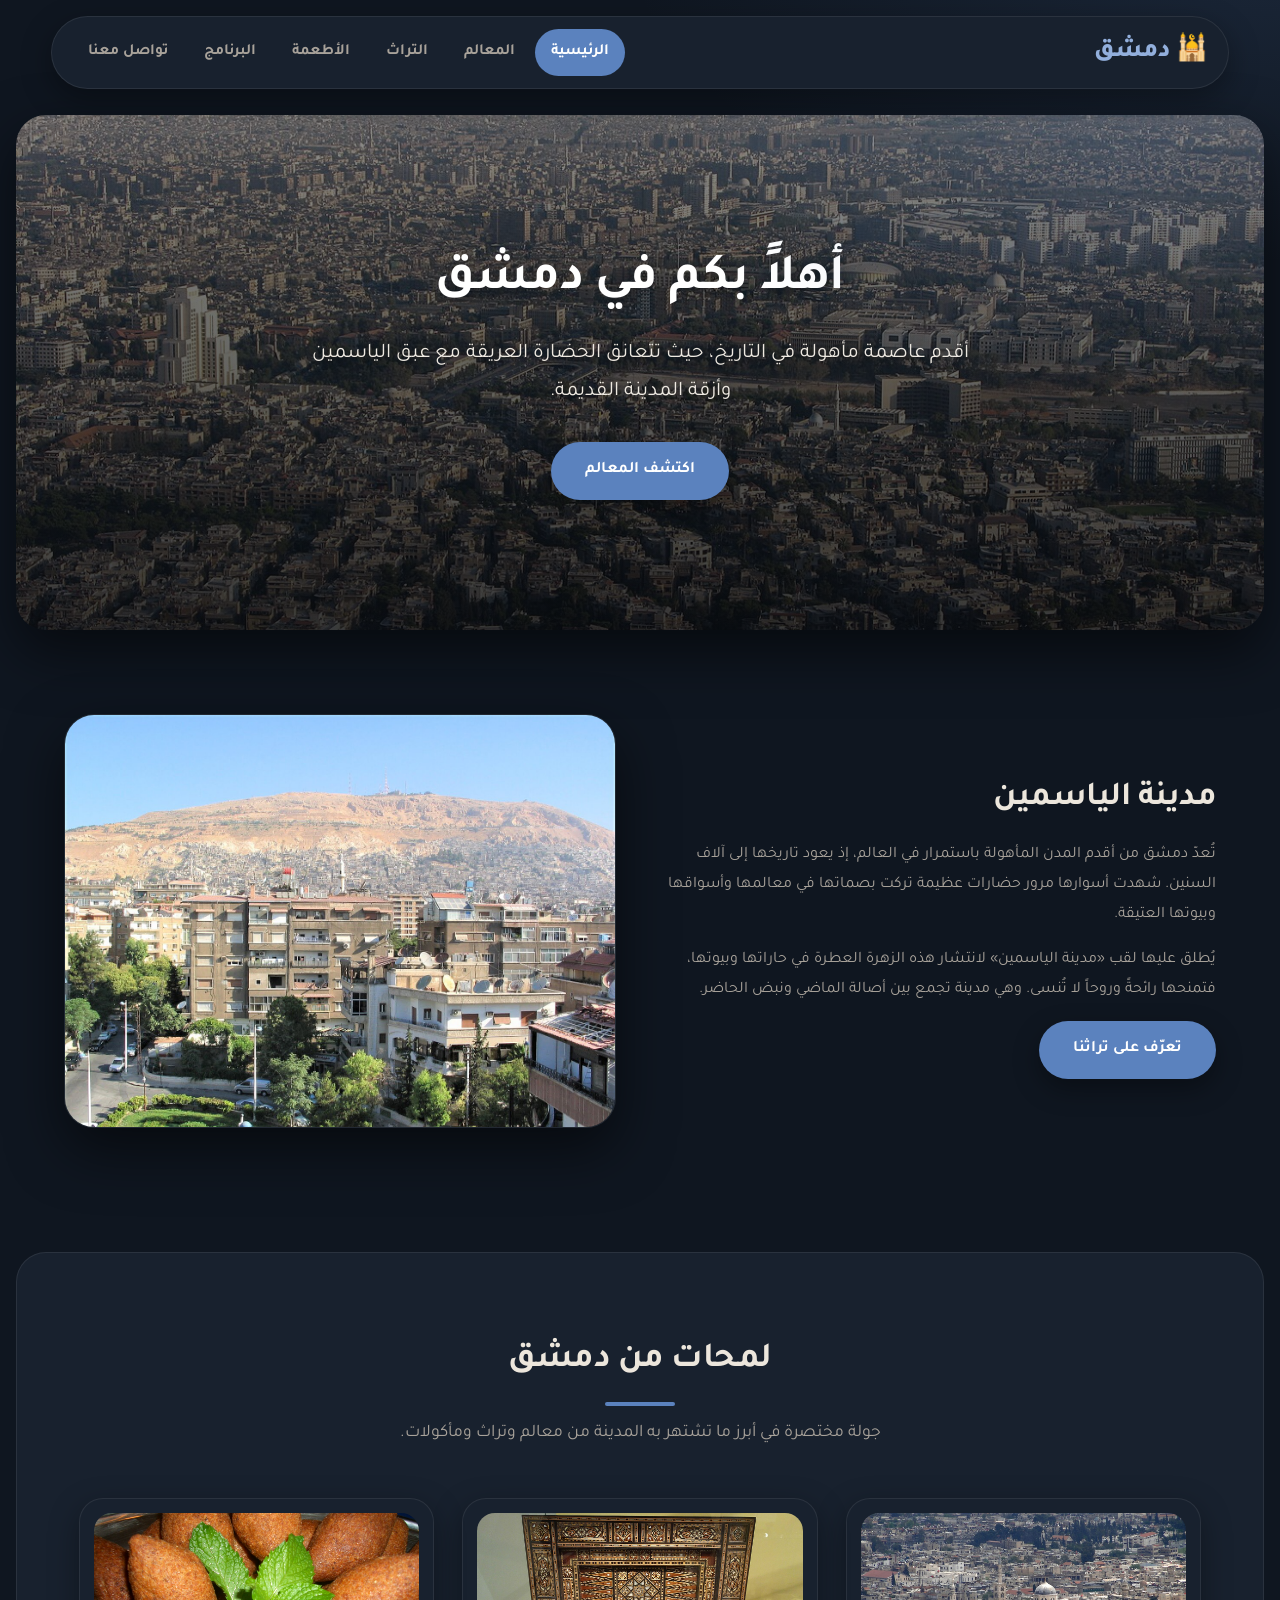
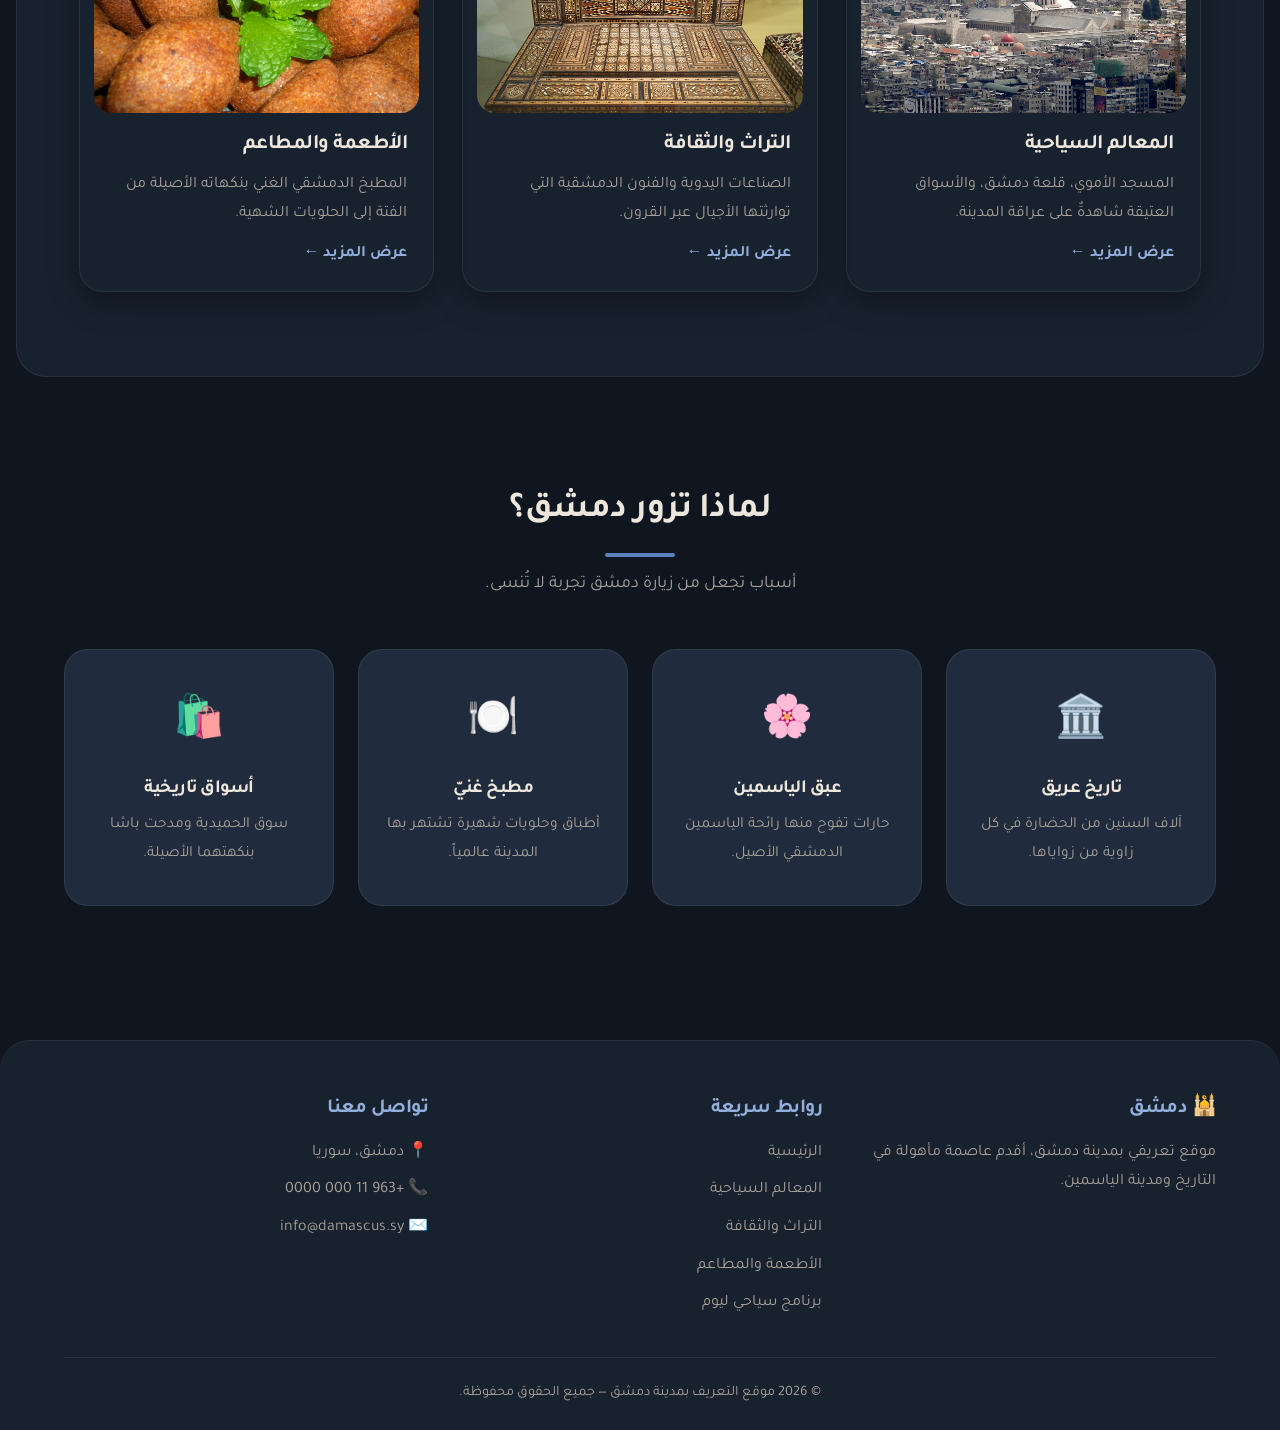
<file: index.html>
<!DOCTYPE html>
<!-- ============================================================
     الصفحة الرئيسية لموقع التعريف بمدينة دمشق
     lang="ar" و dir="rtl" لضبط اللغة والاتجاه
     ============================================================ -->
<html lang="ar" dir="rtl">
<head>
    <meta charset="UTF-8">
    <!-- ضبط العرض ليتجاوب مع الأجهزة المحمولة -->
    <meta name="viewport" content="width=device-width, initial-scale=1.0">
    <title>دمشق | الصفحة الرئيسية</title>

    <!-- استدعاء خط عربي جميل من Google Fonts -->
    <link rel="preconnect" href="https://fonts.googleapis.com">
    <link href="https://fonts.googleapis.com/css2?family=Tajawal:wght@400;500;700;800&display=swap" rel="stylesheet">

    <!-- ربط ملف الأنماط المشترك -->
    <link rel="stylesheet" href="style.css">
</head>
<body class="theme-navy">

    <!-- ===== شريط التنقل المشترك ===== -->
    <header class="navbar">
        <div class="navbar-container">
            <a href="index.html" class="logo">🕌 دمشق</a>
            <nav class="nav-links">
                <a href="index.html" class="active">الرئيسية</a>
                <a href="landmarks.html">المعالم</a>
                <a href="heritage.html">التراث</a>
                <a href="food.html">الأطعمة</a>
                <a href="tour-plan.html">البرنامج</a>
                <a href="contact.html">تواصل معنا</a>
            </nav>
        </div>
    </header>

    <!-- ===== القسم الرئيسي (Hero) مع عنوان ترحيبي ===== -->
    <section class="hero">
        <h1>أهلاً بكم في دمشق</h1>
        <p>أقدم عاصمة مأهولة في التاريخ، حيث تتعانق الحضارة العريقة مع عبق الياسمين وأزقة المدينة القديمة.</p>
        <a href="landmarks.html" class="btn">اكتشف المعالم</a>
    </section>

    <!-- ===== قسم نبذة تعريفية عن المدينة (نص + صورة) ===== -->
    <section class="section">
        <div class="container about">
            <!-- العمود النصي -->
            <div class="about-text">
                <h2>مدينة الياسمين</h2>
                <p>تُعدّ دمشق من أقدم المدن المأهولة باستمرار في العالم، إذ يعود تاريخها إلى آلاف السنين. شهدت أسوارها مرور حضارات عظيمة تركت بصماتها في معالمها وأسواقها وبيوتها العتيقة.</p>
                <p>يُطلق عليها لقب «مدينة الياسمين» لانتشار هذه الزهرة العطرة في حاراتها وبيوتها، فتمنحها رائحةً وروحاً لا تُنسى. وهي مدينة تجمع بين أصالة الماضي ونبض الحاضر.</p>
                <a href="heritage.html" class="btn">تعرّف على تراثنا</a>
            </div>
            <!-- العمود المصوّر -->
            <div class="about-image">
                <img src="images/qasioun.jpg" alt="منظر لمدينة دمشق القديمة">
            </div>
        </div>
    </section>

    <!-- ===== قسم لمحات سريعة عن المدينة (بطاقات Grid) ===== -->
    <section class="section section-panel">
        <div class="container">
            <h2 class="section-title">لمحات من دمشق</h2>
            <p class="section-subtitle">جولة مختصرة في أبرز ما تشتهر به المدينة من معالم وتراث ومأكولات.</p>

            <div class="cards-grid">
                <!-- بطاقة 1 -->
                <article class="card">
                    <img src="images/umayyad-mosque.jpg" alt="المسجد الأموي">
                    <div class="card-body">
                        <h3>المعالم السياحية</h3>
                        <p>المسجد الأموي، قلعة دمشق، والأسواق العتيقة شاهدةٌ على عراقة المدينة.</p>
                        <a href="landmarks.html">عرض المزيد ←</a>
                    </div>
                </article>

                <!-- بطاقة 2 -->
                <article class="card">
                    <img src="images/mosaic.jpg" alt="التراث الدمشقي">
                    <div class="card-body">
                        <h3>التراث والثقافة</h3>
                        <p>الصناعات اليدوية والفنون الدمشقية التي توارثتها الأجيال عبر القرون.</p>
                        <a href="heritage.html">عرض المزيد ←</a>
                    </div>
                </article>

                <!-- بطاقة 3 -->
                <article class="card">
                    <img src="images/kibbeh.jpg" alt="الأطعمة الدمشقية">
                    <div class="card-body">
                        <h3>الأطعمة والمطاعم</h3>
                        <p>المطبخ الدمشقي الغني بنكهاته الأصيلة من الفتة إلى الحلويات الشهية.</p>
                        <a href="food.html">عرض المزيد ←</a>
                    </div>
                </article>
            </div>
        </div>
    </section>

    <!-- ===== قسم المميّزات (لماذا تزور دمشق؟) ===== -->
    <section class="section">
        <div class="container">
            <h2 class="section-title">لماذا تزور دمشق؟</h2>
            <p class="section-subtitle">أسباب تجعل من زيارة دمشق تجربة لا تُنسى.</p>

            <div class="features-grid">
                <div class="feature">
                    <div class="icon">🏛️</div>
                    <h3>تاريخ عريق</h3>
                    <p>آلاف السنين من الحضارة في كل زاوية من زواياها.</p>
                </div>
                <div class="feature">
                    <div class="icon">🌸</div>
                    <h3>عبق الياسمين</h3>
                    <p>حارات تفوح منها رائحة الياسمين الدمشقي الأصيل.</p>
                </div>
                <div class="feature">
                    <div class="icon">🍽️</div>
                    <h3>مطبخ غنيّ</h3>
                    <p>أطباق وحلويات شهيرة تشتهر بها المدينة عالمياً.</p>
                </div>
                <div class="feature">
                    <div class="icon">🛍️</div>
                    <h3>أسواق تاريخية</h3>
                    <p>سوق الحميدية ومدحت باشا بنكهتهما الأصيلة.</p>
                </div>
            </div>
        </div>
    </section>

    <!-- ===== التذييل المشترك ===== -->
    <footer class="footer">
        <div class="container">
            <div class="footer-grid">
                <!-- عمود تعريفي -->
                <div class="footer-col">
                    <h3>🕌 دمشق</h3>
                    <p>موقع تعريفي بمدينة دمشق، أقدم عاصمة مأهولة في التاريخ ومدينة الياسمين.</p>
                </div>
                <!-- عمود روابط سريعة -->
                <div class="footer-col">
                    <h3>روابط سريعة</h3>
                    <a href="index.html">الرئيسية</a>
                    <a href="landmarks.html">المعالم السياحية</a>
                    <a href="heritage.html">التراث والثقافة</a>
                    <a href="food.html">الأطعمة والمطاعم</a>
                    <a href="tour-plan.html">برنامج سياحي ليوم</a>
                </div>
                <!-- عمود تواصل -->
                <div class="footer-col">
                    <h3>تواصل معنا</h3>
                    <p>📍 دمشق، سوريا</p>
                    <p>📞 +963 11 000 0000</p>
                    <p>✉️ info@damascus.sy</p>
                </div>
            </div>
            <!-- سطر حقوق النشر -->
            <div class="footer-bottom">
                <p>© 2026 موقع التعريف بمدينة دمشق — جميع الحقوق محفوظة.</p>
            </div>
        </div>
    </footer>

</body>
</html>
</file>
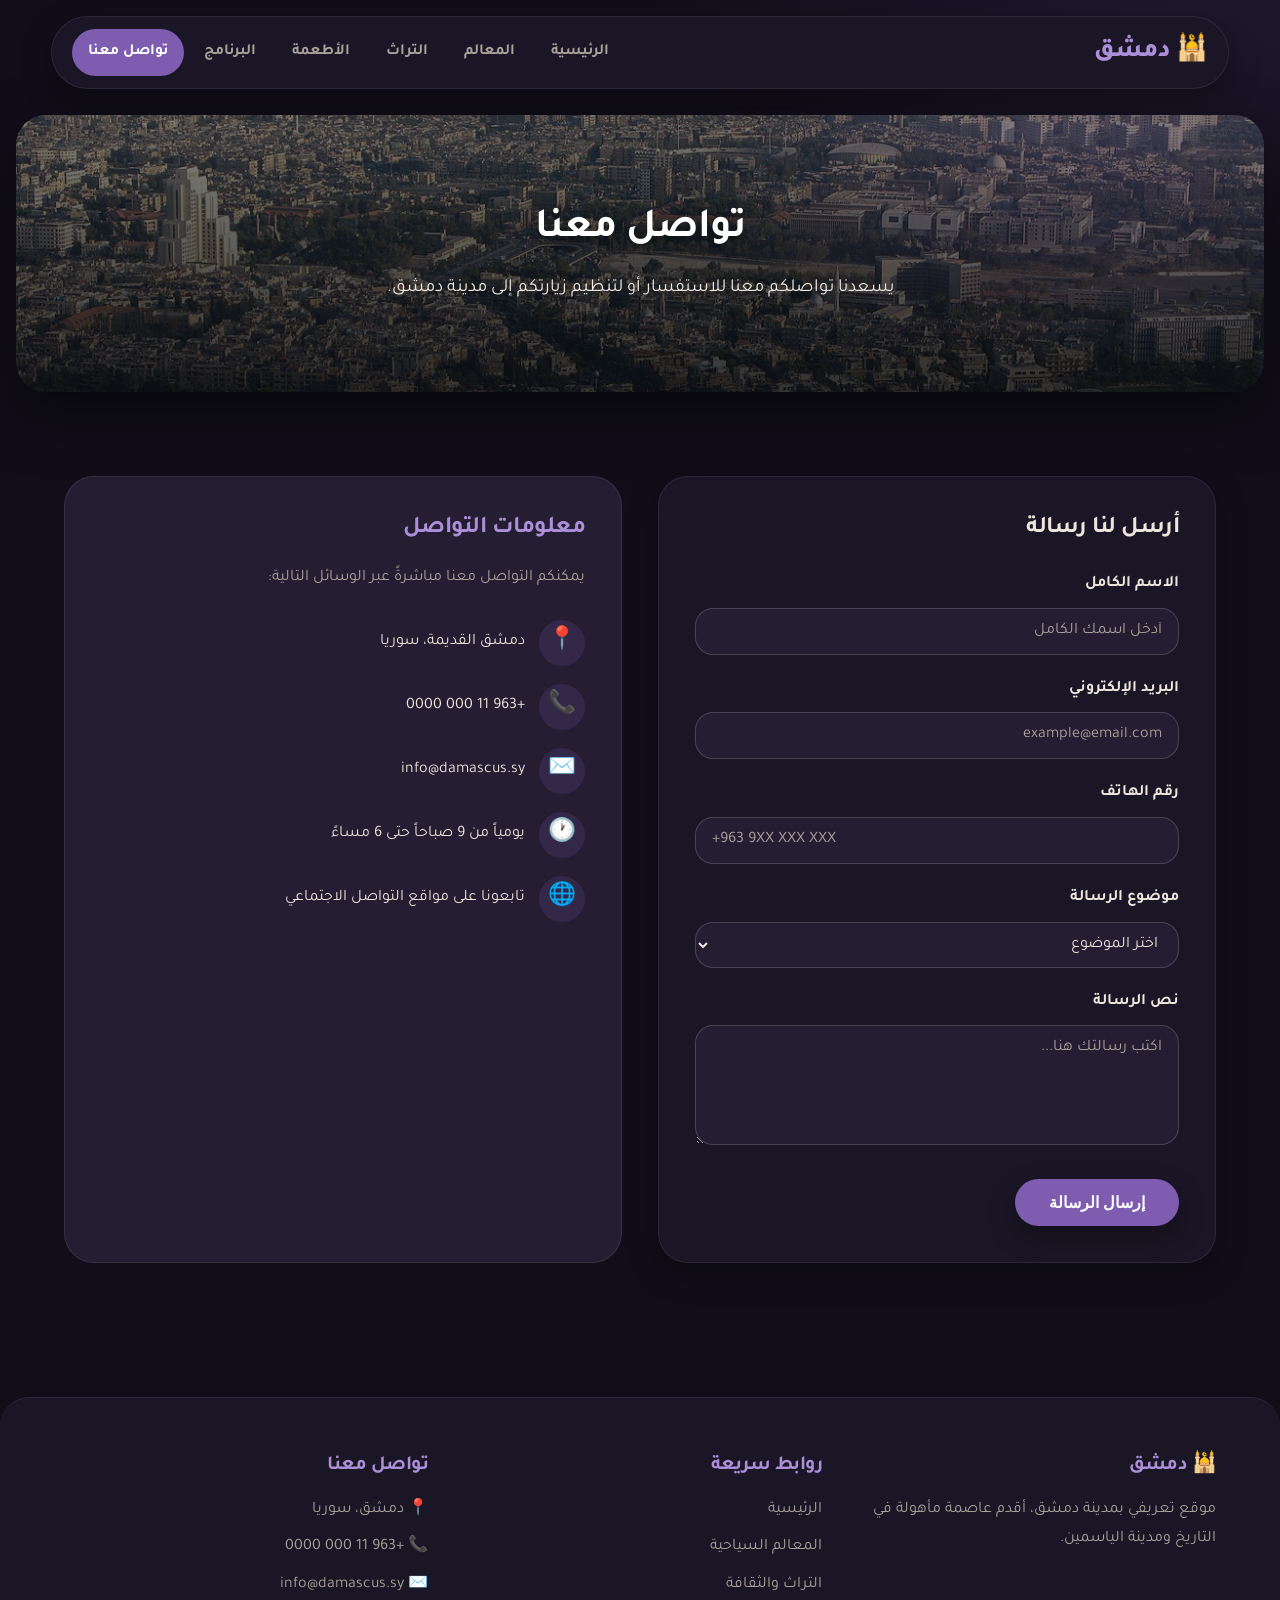
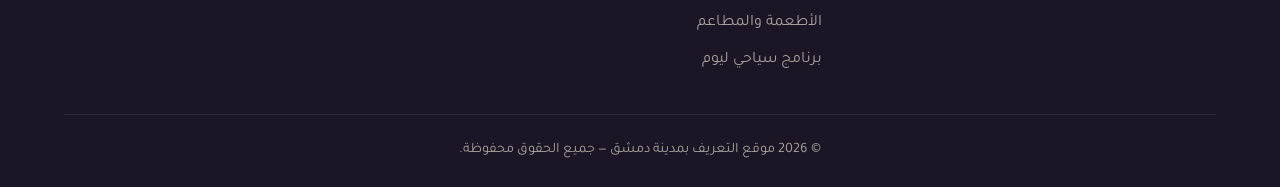
<file: contact.html>
<!DOCTYPE html>
<!-- ============================================================
     صفحة التواصل مع نموذج (Form) للتواصل والاستفسارات
     ============================================================ -->
<html lang="ar" dir="rtl">
<head>
    <meta charset="UTF-8">
    <meta name="viewport" content="width=device-width, initial-scale=1.0">
    <title>دمشق | تواصل معنا</title>

    <!-- استدعاء الخط العربي -->
    <link rel="preconnect" href="https://fonts.googleapis.com">
    <link href="https://fonts.googleapis.com/css2?family=Tajawal:wght@400;500;700;800&display=swap" rel="stylesheet">

    <!-- ربط ملف الأنماط المشترك -->
    <link rel="stylesheet" href="style.css">
</head>
<body class="theme-purple">

    <!-- ===== شريط التنقل المشترك ===== -->
    <header class="navbar">
        <div class="navbar-container">
            <a href="index.html" class="logo">🕌 دمشق</a>
            <nav class="nav-links">
                <a href="index.html">الرئيسية</a>
                <a href="landmarks.html">المعالم</a>
                <a href="heritage.html">التراث</a>
                <a href="food.html">الأطعمة</a>
                <a href="tour-plan.html">البرنامج</a>
                <a href="contact.html" class="active">تواصل معنا</a>
            </nav>
        </div>
    </header>

    <!-- ===== ترويسة الصفحة الداخلية ===== -->
    <section class="page-header">
        <h1>تواصل معنا</h1>
        <p>يسعدنا تواصلكم معنا للاستفسار أو لتنظيم زيارتكم إلى مدينة دمشق.</p>
    </section>

    <!-- ===== قسم النموذج ومعلومات التواصل ===== -->
    <section class="section">
        <div class="container">
            <!-- حاوية من عمودين باستخدام Flexbox -->
            <div class="form-wrapper">

                <!-- العمود الأول: نموذج التواصل -->
                <div class="contact-form">
                    <h2>أرسل لنا رسالة</h2>

                    <!-- نموذج بسيط (action و method تجريبية بدون خادم فعلي) -->
                    <form action="#" method="post">

                        <!-- حقل الاسم -->
                        <div class="form-group">
                            <label for="name">الاسم الكامل</label>
                            <input type="text" id="name" name="name" placeholder="أدخل اسمك الكامل" required>
                        </div>

                        <!-- حقل البريد الإلكتروني -->
                        <div class="form-group">
                            <label for="email">البريد الإلكتروني</label>
                            <input type="email" id="email" name="email" placeholder="example@email.com" required>
                        </div>

                        <!-- حقل رقم الهاتف -->
                        <div class="form-group">
                            <label for="phone">رقم الهاتف</label>
                            <input type="tel" id="phone" name="phone" placeholder="+963 9XX XXX XXX">
                        </div>

                        <!-- قائمة منسدلة لموضوع الرسالة -->
                        <div class="form-group">
                            <label for="subject">موضوع الرسالة</label>
                            <select id="subject" name="subject">
                                <option value="">اختر الموضوع</option>
                                <option value="tourism">استفسار سياحي</option>
                                <option value="booking">تنظيم زيارة</option>
                                <option value="suggestion">اقتراح أو ملاحظة</option>
                                <option value="other">موضوع آخر</option>
                            </select>
                        </div>

                        <!-- مربع نص الرسالة -->
                        <div class="form-group">
                            <label for="message">نص الرسالة</label>
                            <textarea id="message" name="message" placeholder="اكتب رسالتك هنا..." required></textarea>
                        </div>

                        <!-- زر الإرسال -->
                        <button type="submit" class="btn">إرسال الرسالة</button>
                    </form>
                </div>

                <!-- العمود الثاني: معلومات التواصل -->
                <div class="contact-info">
                    <h3>معلومات التواصل</h3>
                    <p class="info-intro">يمكنكم التواصل معنا مباشرةً عبر الوسائل التالية:</p>

                    <!-- العنوان -->
                    <div class="info-item">
                        <span class="icon">📍</span>
                        <span>دمشق القديمة، سوريا</span>
                    </div>

                    <!-- الهاتف -->
                    <div class="info-item">
                        <span class="icon">📞</span>
                        <span>+963 11 000 0000</span>
                    </div>

                    <!-- البريد -->
                    <div class="info-item">
                        <span class="icon">✉️</span>
                        <span>info@damascus.sy</span>
                    </div>

                    <!-- ساعات العمل -->
                    <div class="info-item">
                        <span class="icon">🕐</span>
                        <span>يومياً من 9 صباحاً حتى 6 مساءً</span>
                    </div>

                    <!-- روابط التواصل الاجتماعي -->
                    <div class="info-item">
                        <span class="icon">🌐</span>
                        <span>تابعونا على مواقع التواصل الاجتماعي</span>
                    </div>
                </div>

            </div>
        </div>
    </section>

    <!-- ===== التذييل المشترك ===== -->
    <footer class="footer">
        <div class="container">
            <div class="footer-grid">
                <div class="footer-col">
                    <h3>🕌 دمشق</h3>
                    <p>موقع تعريفي بمدينة دمشق، أقدم عاصمة مأهولة في التاريخ ومدينة الياسمين.</p>
                </div>
                <div class="footer-col">
                    <h3>روابط سريعة</h3>
                    <a href="index.html">الرئيسية</a>
                    <a href="landmarks.html">المعالم السياحية</a>
                    <a href="heritage.html">التراث والثقافة</a>
                    <a href="food.html">الأطعمة والمطاعم</a>
                    <a href="tour-plan.html">برنامج سياحي ليوم</a>
                </div>
                <div class="footer-col">
                    <h3>تواصل معنا</h3>
                    <p>📍 دمشق، سوريا</p>
                    <p>📞 +963 11 000 0000</p>
                    <p>✉️ info@damascus.sy</p>
                </div>
            </div>
            <div class="footer-bottom">
                <p>© 2026 موقع التعريف بمدينة دمشق — جميع الحقوق محفوظة.</p>
            </div>
        </div>
    </footer>

</body>
</html>
</file>
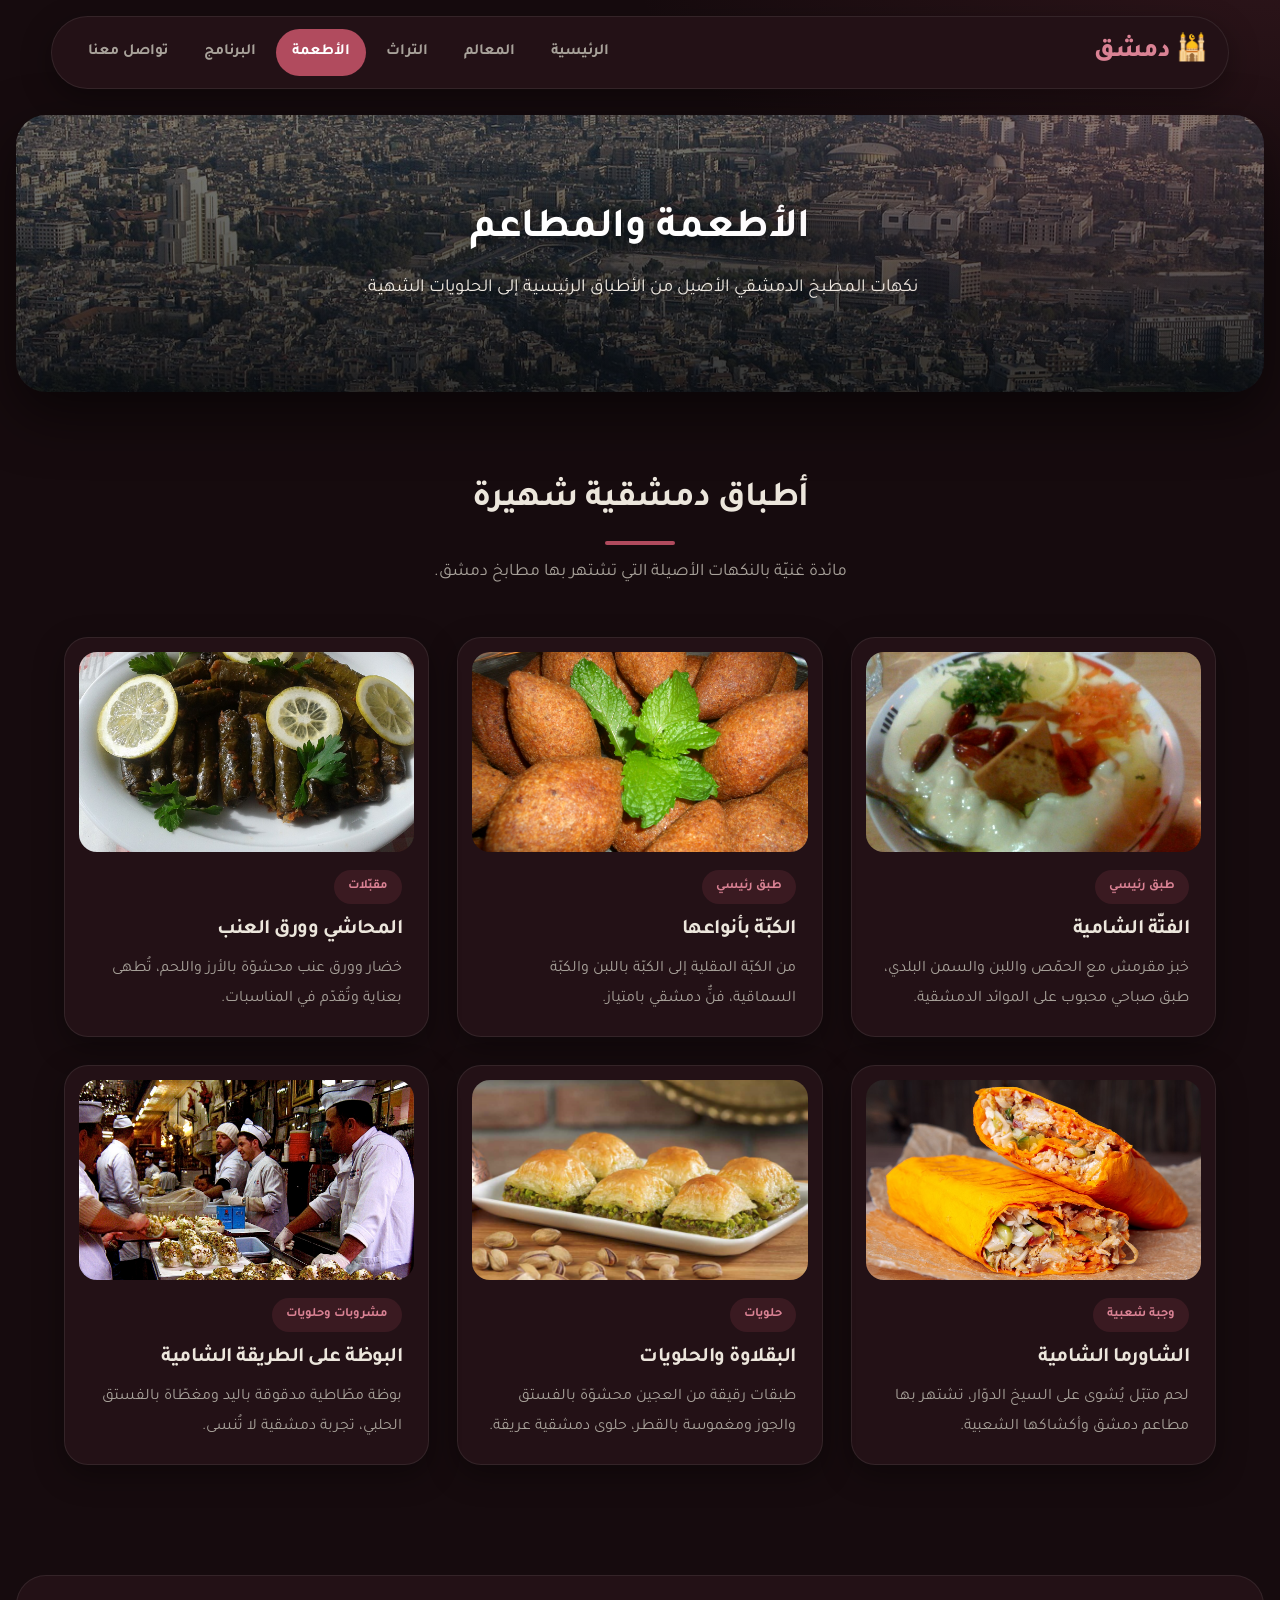
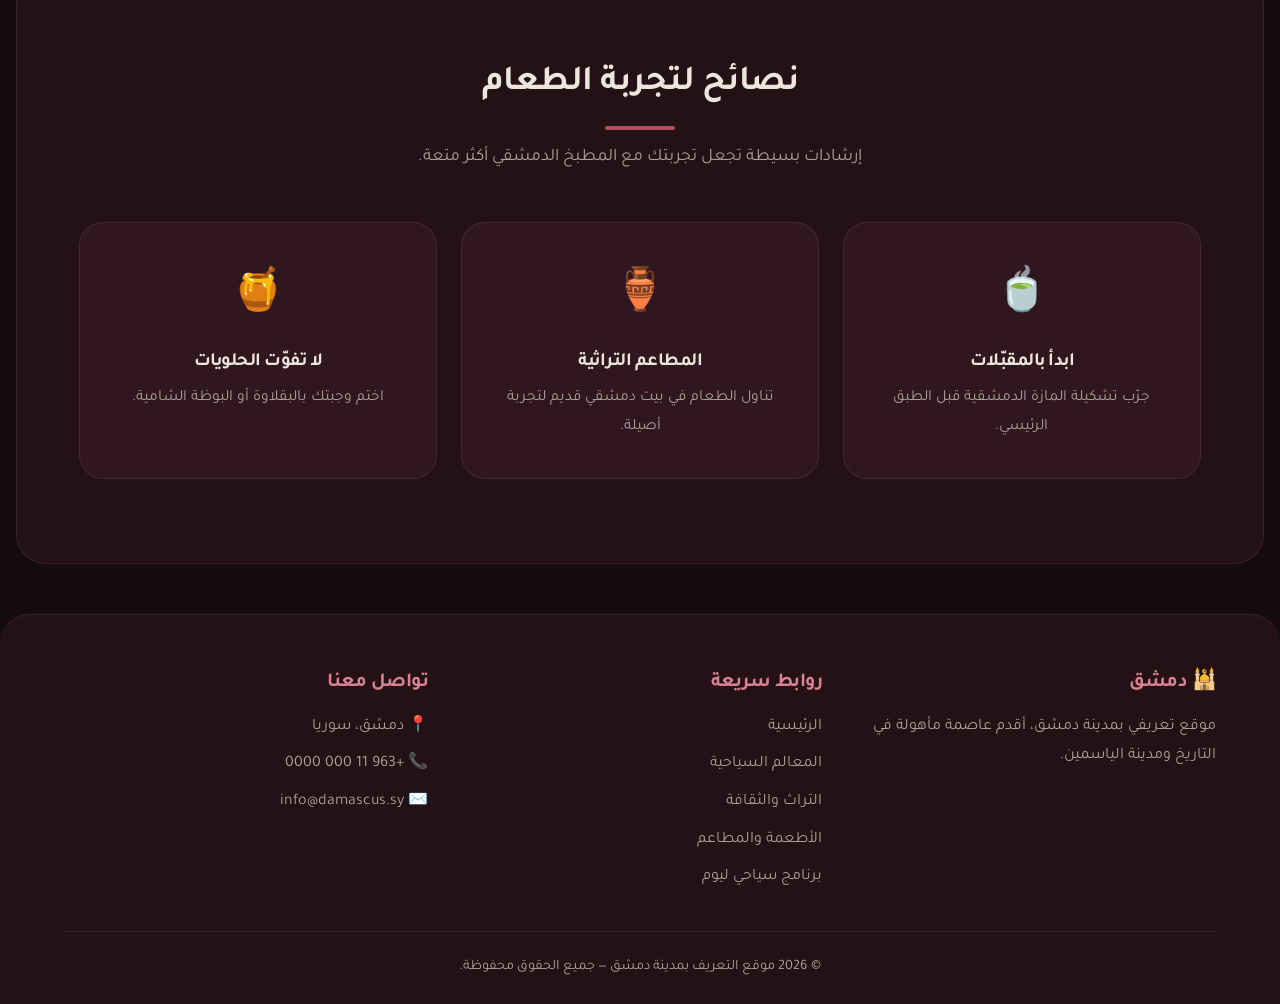
<file: food.html>
<!DOCTYPE html>
<!-- ============================================================
     صفحة الأطعمة والمطاعم في مدينة دمشق
     ============================================================ -->
<html lang="ar" dir="rtl">
<head>
    <meta charset="UTF-8">
    <meta name="viewport" content="width=device-width, initial-scale=1.0">
    <title>دمشق | الأطعمة والمطاعم</title>

    <!-- استدعاء الخط العربي -->
    <link rel="preconnect" href="https://fonts.googleapis.com">
    <link href="https://fonts.googleapis.com/css2?family=Tajawal:wght@400;500;700;800&display=swap" rel="stylesheet">

    <!-- ربط ملف الأنماط المشترك -->
    <link rel="stylesheet" href="style.css">
</head>
<body class="theme-burgundy">

    <!-- ===== شريط التنقل المشترك ===== -->
    <header class="navbar">
        <div class="navbar-container">
            <a href="index.html" class="logo">🕌 دمشق</a>
            <nav class="nav-links">
                <a href="index.html">الرئيسية</a>
                <a href="landmarks.html">المعالم</a>
                <a href="heritage.html">التراث</a>
                <a href="food.html" class="active">الأطعمة</a>
                <a href="tour-plan.html">البرنامج</a>
                <a href="contact.html">تواصل معنا</a>
            </nav>
        </div>
    </header>

    <!-- ===== ترويسة الصفحة الداخلية ===== -->
    <section class="page-header">
        <h1>الأطعمة والمطاعم</h1>
        <p>نكهات المطبخ الدمشقي الأصيل من الأطباق الرئيسية إلى الحلويات الشهية.</p>
    </section>

    <!-- ===== شبكة بطاقات الأطباق الدمشقية ===== -->
    <section class="section">
        <div class="container">
            <h2 class="section-title">أطباق دمشقية شهيرة</h2>
            <p class="section-subtitle">مائدة غنيّة بالنكهات الأصيلة التي تشتهر بها مطابخ دمشق.</p>

            <div class="cards-grid">
                <!-- طبق 1 -->
                <article class="card">
                    <img src="images/fattah.jpg" alt="الفتة الدمشقية">
                    <div class="card-body">
                        <span class="badge">طبق رئيسي</span>
                        <h3>الفتّة الشامية</h3>
                        <p>خبز مقرمش مع الحمّص واللبن والسمن البلدي، طبق صباحي محبوب على الموائد الدمشقية.</p>
                    </div>
                </article>

                <!-- طبق 2 -->
                <article class="card">
                    <img src="images/kibbeh.jpg" alt="الكبة الدمشقية">
                    <div class="card-body">
                        <span class="badge">طبق رئيسي</span>
                        <h3>الكبّة بأنواعها</h3>
                        <p>من الكبّة المقلية إلى الكبّة باللبن والكبّة السماقية، فنٌّ دمشقي بامتياز.</p>
                    </div>
                </article>

                <!-- طبق 3 -->
                <article class="card">
                    <img src="images/dolma.jpg" alt="ورق العنب">
                    <div class="card-body">
                        <span class="badge">مقبّلات</span>
                        <h3>المحاشي وورق العنب</h3>
                        <p>خضار وورق عنب محشوّة بالأرز واللحم، تُطهى بعناية وتُقدّم في المناسبات.</p>
                    </div>
                </article>

                <!-- طبق 4 -->
                <article class="card">
                    <img src="images/shawarma.jpg" alt="الشاورما">
                    <div class="card-body">
                        <span class="badge">وجبة شعبية</span>
                        <h3>الشاورما الشامية</h3>
                        <p>لحم متبّل يُشوى على السيخ الدوّار، تشتهر بها مطاعم دمشق وأكشاكها الشعبية.</p>
                    </div>
                </article>

                <!-- طبق 5 (حلويات) -->
                <article class="card">
                    <img src="images/baklava.png" alt="البقلاوة">
                    <div class="card-body">
                        <span class="badge">حلويات</span>
                        <h3>البقلاوة والحلويات</h3>
                        <p>طبقات رقيقة من العجين محشوّة بالفستق والجوز ومغموسة بالقطر، حلوى دمشقية عريقة.</p>
                    </div>
                </article>

                <!-- طبق 6 (مشروبات) -->
                <article class="card">
                    <img src="images/booza.jpg" alt="البوظة الدمشقية">
                    <div class="card-body">
                        <span class="badge">مشروبات وحلويات</span>
                        <h3>البوظة على الطريقة الشامية</h3>
                        <p>بوظة مطّاطية مدقوقة باليد ومغطّاة بالفستق الحلبي، تجربة دمشقية لا تُنسى.</p>
                    </div>
                </article>
            </div>
        </div>
    </section>

    <!-- ===== قسم نصائح للزائر حول المطاعم (Features) ===== -->
    <section class="section section-panel">
        <div class="container">
            <h2 class="section-title">نصائح لتجربة الطعام</h2>
            <p class="section-subtitle">إرشادات بسيطة تجعل تجربتك مع المطبخ الدمشقي أكثر متعة.</p>

            <div class="features-grid">
                <div class="feature">
                    <div class="icon">🍵</div>
                    <h3>ابدأ بالمقبّلات</h3>
                    <p>جرّب تشكيلة المازة الدمشقية قبل الطبق الرئيسي.</p>
                </div>
                <div class="feature">
                    <div class="icon">🏺</div>
                    <h3>المطاعم التراثية</h3>
                    <p>تناول الطعام في بيت دمشقي قديم لتجربة أصيلة.</p>
                </div>
                <div class="feature">
                    <div class="icon">🍯</div>
                    <h3>لا تفوّت الحلويات</h3>
                    <p>اختم وجبتك بالبقلاوة أو البوظة الشامية.</p>
                </div>
            </div>
        </div>
    </section>

    <!-- ===== التذييل المشترك ===== -->
    <footer class="footer">
        <div class="container">
            <div class="footer-grid">
                <div class="footer-col">
                    <h3>🕌 دمشق</h3>
                    <p>موقع تعريفي بمدينة دمشق، أقدم عاصمة مأهولة في التاريخ ومدينة الياسمين.</p>
                </div>
                <div class="footer-col">
                    <h3>روابط سريعة</h3>
                    <a href="index.html">الرئيسية</a>
                    <a href="landmarks.html">المعالم السياحية</a>
                    <a href="heritage.html">التراث والثقافة</a>
                    <a href="food.html">الأطعمة والمطاعم</a>
                    <a href="tour-plan.html">برنامج سياحي ليوم</a>
                </div>
                <div class="footer-col">
                    <h3>تواصل معنا</h3>
                    <p>📍 دمشق، سوريا</p>
                    <p>📞 +963 11 000 0000</p>
                    <p>✉️ info@damascus.sy</p>
                </div>
            </div>
            <div class="footer-bottom">
                <p>© 2026 موقع التعريف بمدينة دمشق — جميع الحقوق محفوظة.</p>
            </div>
        </div>
    </footer>

</body>
</html>
</file>
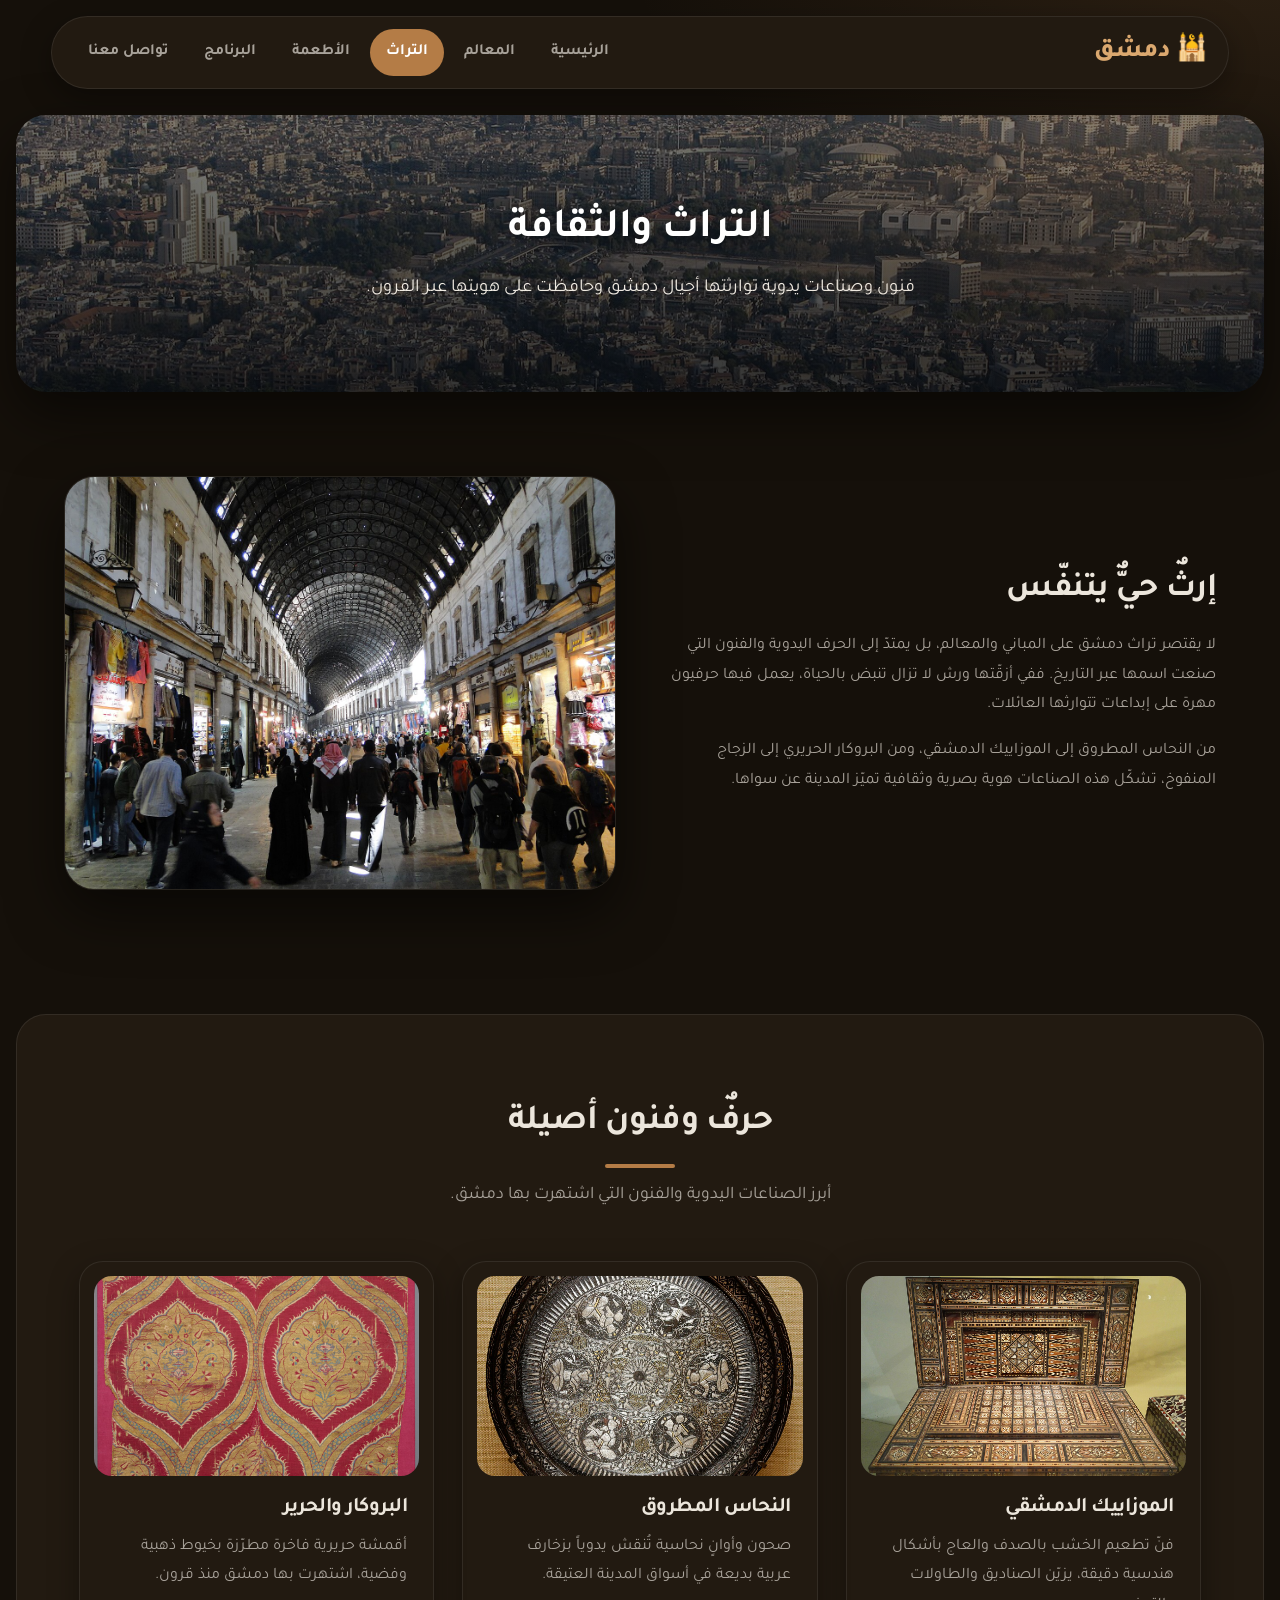
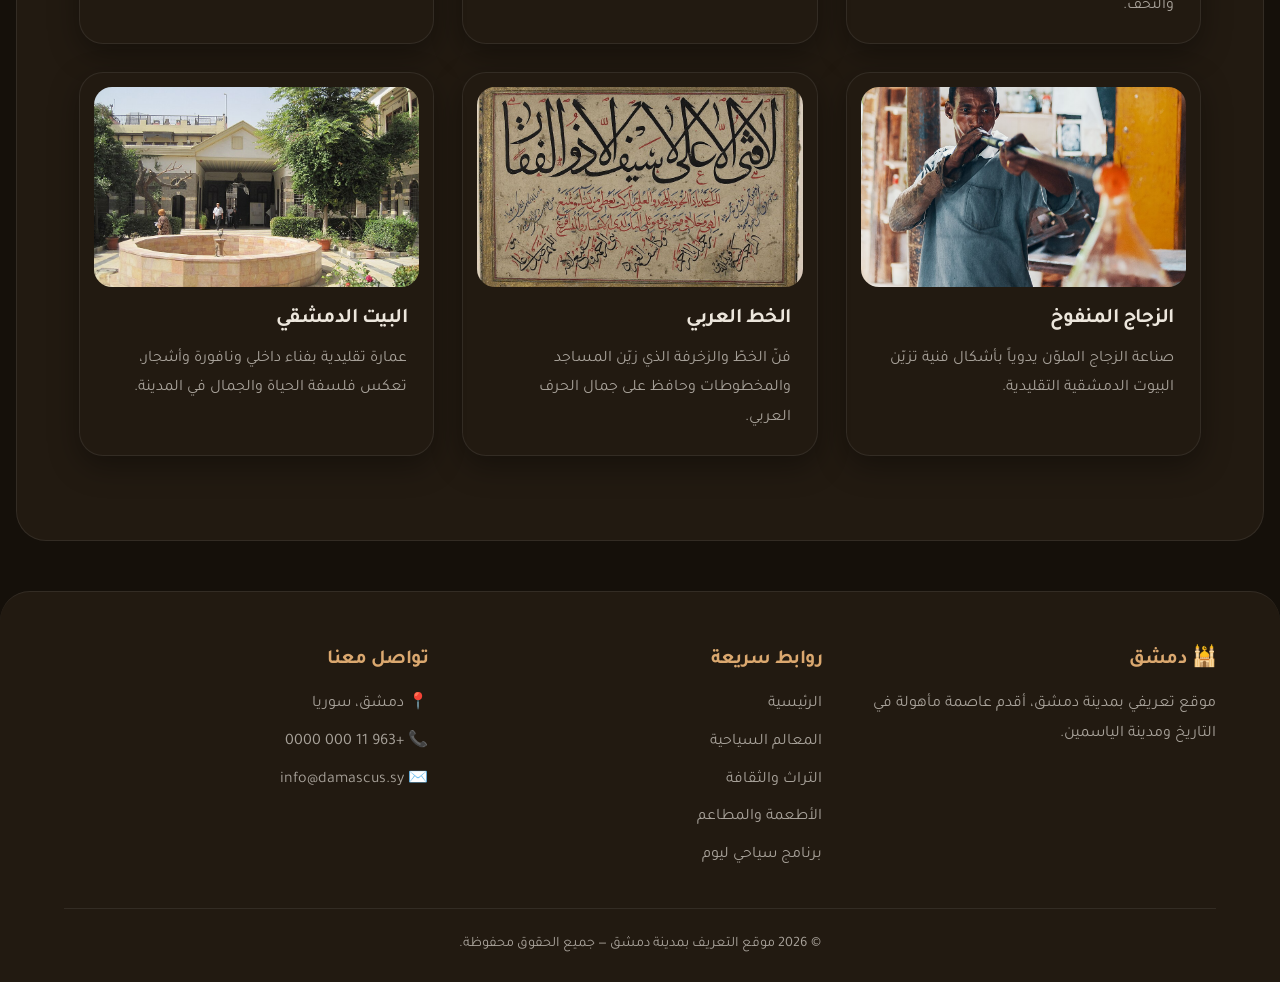
<file: heritage.html>
<!DOCTYPE html>
<!-- ============================================================
     صفحة التراث والثقافة في مدينة دمشق
     ============================================================ -->
<html lang="ar" dir="rtl">
<head>
    <meta charset="UTF-8">
    <meta name="viewport" content="width=device-width, initial-scale=1.0">
    <title>دمشق | التراث والثقافة</title>

    <!-- استدعاء الخط العربي -->
    <link rel="preconnect" href="https://fonts.googleapis.com">
    <link href="https://fonts.googleapis.com/css2?family=Tajawal:wght@400;500;700;800&display=swap" rel="stylesheet">

    <!-- ربط ملف الأنماط المشترك -->
    <link rel="stylesheet" href="style.css">
</head>
<body class="theme-brown">

    <!-- ===== شريط التنقل المشترك ===== -->
    <header class="navbar">
        <div class="navbar-container">
            <a href="index.html" class="logo">🕌 دمشق</a>
            <nav class="nav-links">
                <a href="index.html">الرئيسية</a>
                <a href="landmarks.html">المعالم</a>
                <a href="heritage.html" class="active">التراث</a>
                <a href="food.html">الأطعمة</a>
                <a href="tour-plan.html">البرنامج</a>
                <a href="contact.html">تواصل معنا</a>
            </nav>
        </div>
    </header>

    <!-- ===== ترويسة الصفحة الداخلية ===== -->
    <section class="page-header">
        <h1>التراث والثقافة</h1>
        <p>فنون وصناعات يدوية توارثتها أجيال دمشق وحافظت على هويتها عبر القرون.</p>
    </section>

    <!-- ===== قسم تمهيدي عن التراث الدمشقي (نص + صورة) ===== -->
    <section class="section">
        <div class="container about">
            <div class="about-text">
                <h2>إرثٌ حيٌّ يتنفّس</h2>
                <p>لا يقتصر تراث دمشق على المباني والمعالم، بل يمتدّ إلى الحرف اليدوية والفنون التي صنعت اسمها عبر التاريخ. ففي أزقّتها ورش لا تزال تنبض بالحياة، يعمل فيها حرفيون مهرة على إبداعات تتوارثها العائلات.</p>
                <p>من النحاس المطروق إلى الموزاييك الدمشقي، ومن البروكار الحريري إلى الزجاج المنفوخ، تشكّل هذه الصناعات هوية بصرية وثقافية تميّز المدينة عن سواها.</p>
            </div>
            <div class="about-image">
                <img src="images/hamidiyah-souq.jpg" alt="حرف يدوية دمشقية">
            </div>
        </div>
    </section>

    <!-- ===== شبكة بطاقات الحرف والفنون التراثية ===== -->
    <section class="section section-panel">
        <div class="container">
            <h2 class="section-title">حرفٌ وفنون أصيلة</h2>
            <p class="section-subtitle">أبرز الصناعات اليدوية والفنون التي اشتهرت بها دمشق.</p>

            <div class="cards-grid">
                <!-- حرفة 1 -->
                <article class="card">
                    <img src="images/mosaic.jpg" alt="الموزاييك الدمشقي">
                    <div class="card-body">
                        <h3>الموزاييك الدمشقي</h3>
                        <p>فنّ تطعيم الخشب بالصدف والعاج بأشكال هندسية دقيقة، يزيّن الصناديق والطاولات والتحف.</p>
                    </div>
                </article>

                <!-- حرفة 2 -->
                <article class="card">
                    <img src="images/copper.jpg" alt="النحاس الدمشقي">
                    <div class="card-body">
                        <h3>النحاس المطروق</h3>
                        <p>صحون وأوانٍ نحاسية تُنقش يدوياً بزخارف عربية بديعة في أسواق المدينة العتيقة.</p>
                    </div>
                </article>

                <!-- حرفة 3 -->
                <article class="card">
                    <img src="images/brocade.jpg" alt="البروكار الدمشقي">
                    <div class="card-body">
                        <h3>البروكار والحرير</h3>
                        <p>أقمشة حريرية فاخرة مطرّزة بخيوط ذهبية وفضية، اشتهرت بها دمشق منذ قرون.</p>
                    </div>
                </article>

                <!-- حرفة 4 -->
                <article class="card">
                    <img src="images/glass.jpg" alt="الزجاج الدمشقي">
                    <div class="card-body">
                        <h3>الزجاج المنفوخ</h3>
                        <p>صناعة الزجاج الملوّن يدوياً بأشكال فنية تزيّن البيوت الدمشقية التقليدية.</p>
                    </div>
                </article>

                <!-- حرفة 5 -->
                <article class="card">
                    <img src="images/calligraphy.jpg" alt="الخط العربي">
                    <div class="card-body">
                        <h3>الخط العربي</h3>
                        <p>فنّ الخطّ والزخرفة الذي زيّن المساجد والمخطوطات وحافظ على جمال الحرف العربي.</p>
                    </div>
                </article>

                <!-- حرفة 6 -->
                <article class="card">
                    <img src="images/damascene-house.jpg" alt="البيت الدمشقي">
                    <div class="card-body">
                        <h3>البيت الدمشقي</h3>
                        <p>عمارة تقليدية بفناء داخلي ونافورة وأشجار، تعكس فلسفة الحياة والجمال في المدينة.</p>
                    </div>
                </article>
            </div>
        </div>
    </section>

    <!-- ===== التذييل المشترك ===== -->
    <footer class="footer">
        <div class="container">
            <div class="footer-grid">
                <div class="footer-col">
                    <h3>🕌 دمشق</h3>
                    <p>موقع تعريفي بمدينة دمشق، أقدم عاصمة مأهولة في التاريخ ومدينة الياسمين.</p>
                </div>
                <div class="footer-col">
                    <h3>روابط سريعة</h3>
                    <a href="index.html">الرئيسية</a>
                    <a href="landmarks.html">المعالم السياحية</a>
                    <a href="heritage.html">التراث والثقافة</a>
                    <a href="food.html">الأطعمة والمطاعم</a>
                    <a href="tour-plan.html">برنامج سياحي ليوم</a>
                </div>
                <div class="footer-col">
                    <h3>تواصل معنا</h3>
                    <p>📍 دمشق، سوريا</p>
                    <p>📞 +963 11 000 0000</p>
                    <p>✉️ info@damascus.sy</p>
                </div>
            </div>
            <div class="footer-bottom">
                <p>© 2026 موقع التعريف بمدينة دمشق — جميع الحقوق محفوظة.</p>
            </div>
        </div>
    </footer>

</body>
</html>
</file>
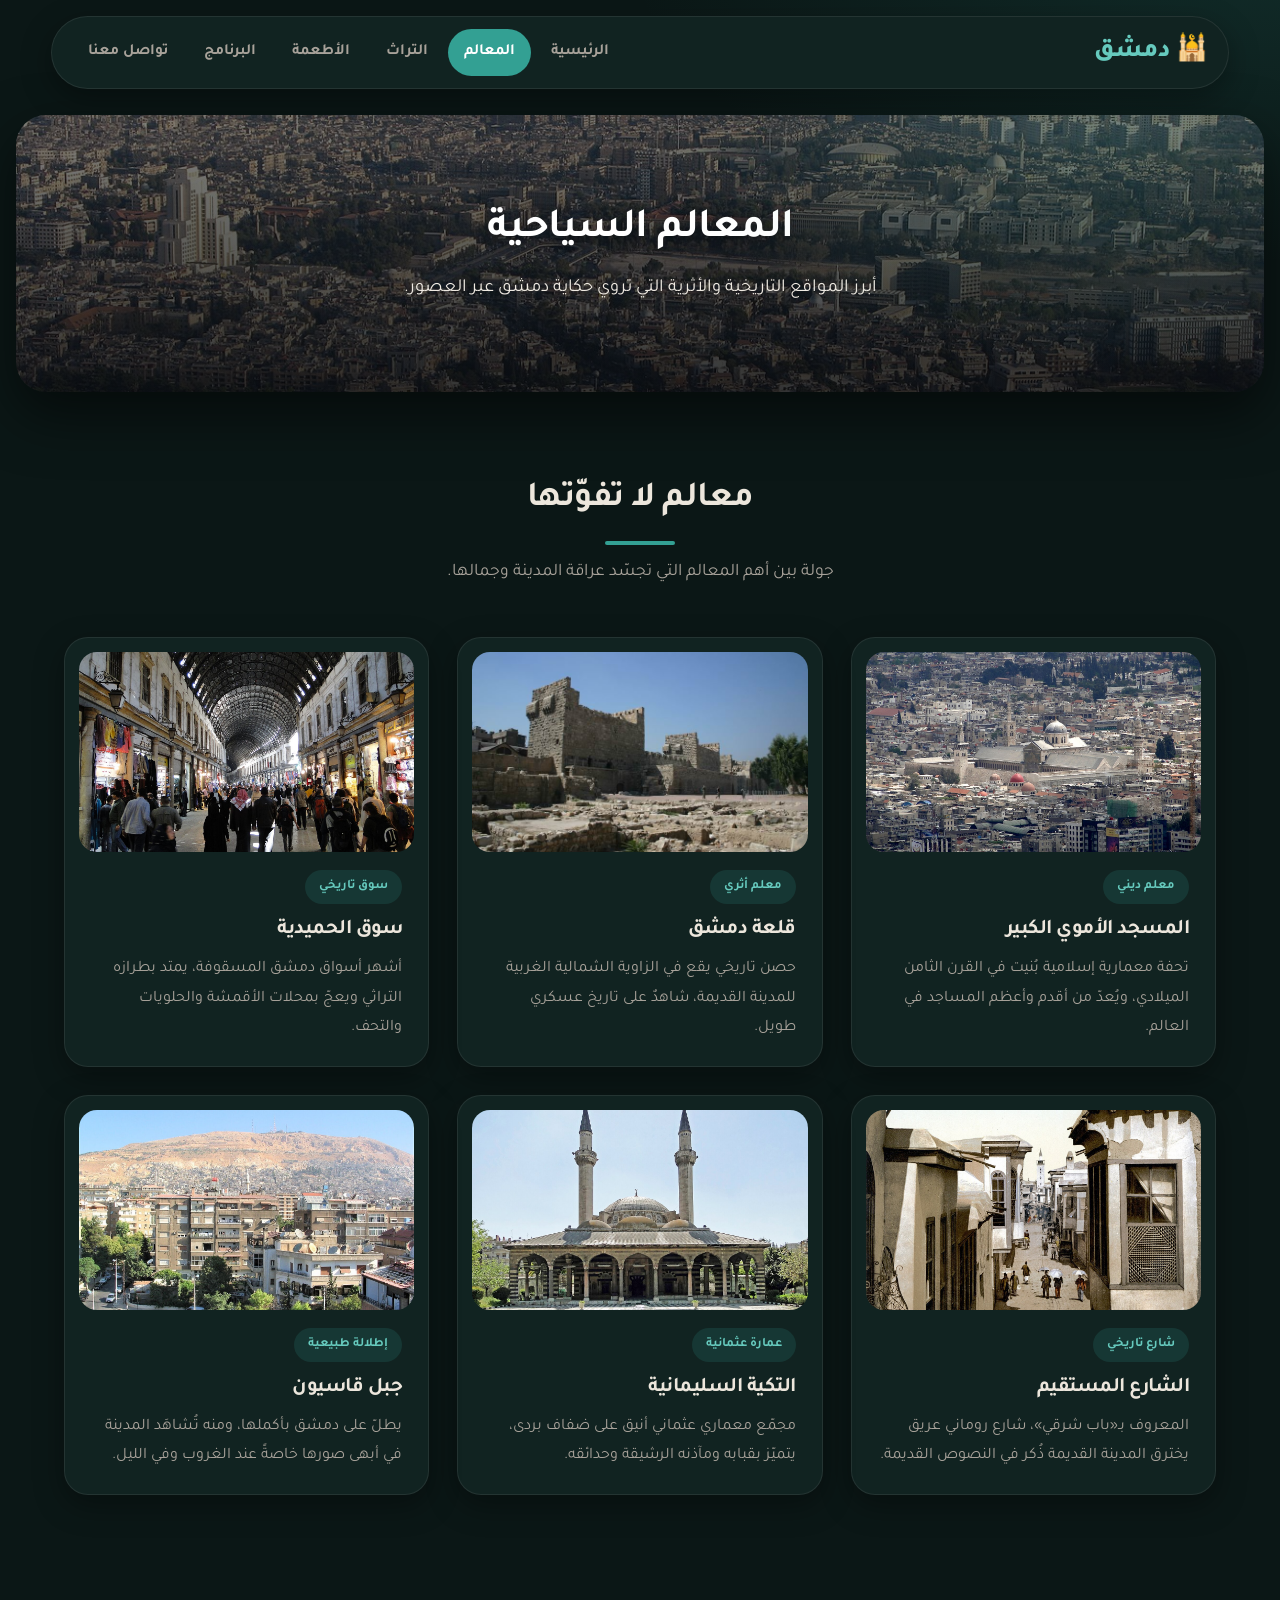
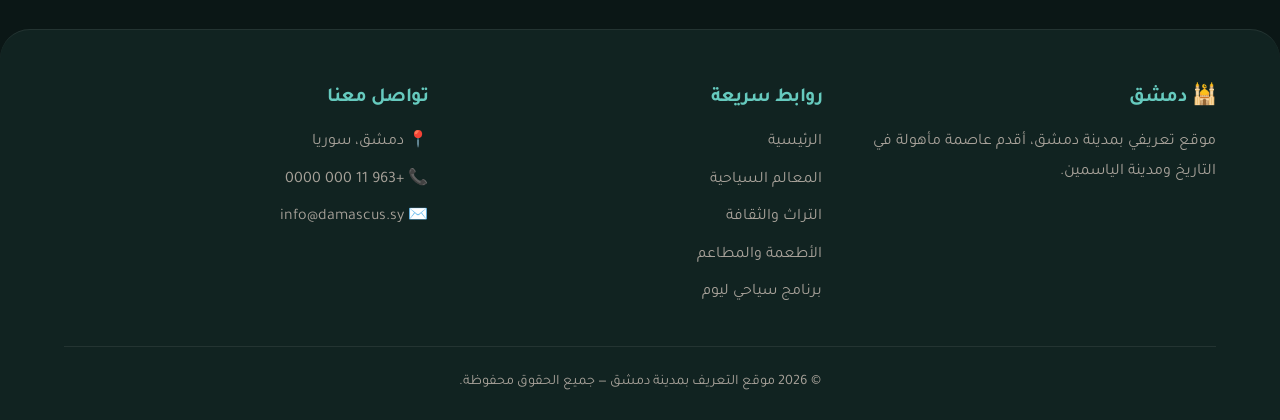
<file: landmarks.html>
<!DOCTYPE html>
<!-- ============================================================
     صفحة المعالم السياحية في مدينة دمشق
     ============================================================ -->
<html lang="ar" dir="rtl">
<head>
    <meta charset="UTF-8">
    <meta name="viewport" content="width=device-width, initial-scale=1.0">
    <title>دمشق | المعالم السياحية</title>

    <!-- استدعاء الخط العربي -->
    <link rel="preconnect" href="https://fonts.googleapis.com">
    <link href="https://fonts.googleapis.com/css2?family=Tajawal:wght@400;500;700;800&display=swap" rel="stylesheet">

    <!-- ربط ملف الأنماط المشترك -->
    <link rel="stylesheet" href="style.css">
</head>
<body class="theme-teal">

    <!-- ===== شريط التنقل المشترك ===== -->
    <header class="navbar">
        <div class="navbar-container">
            <a href="index.html" class="logo">🕌 دمشق</a>
            <nav class="nav-links">
                <a href="index.html">الرئيسية</a>
                <a href="landmarks.html" class="active">المعالم</a>
                <a href="heritage.html">التراث</a>
                <a href="food.html">الأطعمة</a>
                <a href="tour-plan.html">البرنامج</a>
                <a href="contact.html">تواصل معنا</a>
            </nav>
        </div>
    </header>

    <!-- ===== ترويسة الصفحة الداخلية ===== -->
    <section class="page-header">
        <h1>المعالم السياحية</h1>
        <p>أبرز المواقع التاريخية والأثرية التي تروي حكاية دمشق عبر العصور.</p>
    </section>

    <!-- ===== شبكة بطاقات المعالم (CSS Grid) ===== -->
    <section class="section">
        <div class="container">
            <h2 class="section-title">معالم لا تفوّتها</h2>
            <p class="section-subtitle">جولة بين أهم المعالم التي تجسّد عراقة المدينة وجمالها.</p>

            <div class="cards-grid">
                <!-- المعلم 1: المسجد الأموي -->
                <article class="card">
                    <img src="images/umayyad-mosque.jpg" alt="المسجد الأموي الكبير">
                    <div class="card-body">
                        <span class="badge">معلم ديني</span>
                        <h3>المسجد الأموي الكبير</h3>
                        <p>تحفة معمارية إسلامية بُنيت في القرن الثامن الميلادي، ويُعدّ من أقدم وأعظم المساجد في العالم.</p>
                    </div>
                </article>

                <!-- المعلم 2: قلعة دمشق -->
                <article class="card">
                    <img src="images/citadel.jpg" alt="قلعة دمشق">
                    <div class="card-body">
                        <span class="badge">معلم أثري</span>
                        <h3>قلعة دمشق</h3>
                        <p>حصن تاريخي يقع في الزاوية الشمالية الغربية للمدينة القديمة، شاهدٌ على تاريخ عسكري طويل.</p>
                    </div>
                </article>

                <!-- المعلم 3: سوق الحميدية -->
                <article class="card">
                    <img src="images/hamidiyah-souq.jpg" alt="سوق الحميدية">
                    <div class="card-body">
                        <span class="badge">سوق تاريخي</span>
                        <h3>سوق الحميدية</h3>
                        <p>أشهر أسواق دمشق المسقوفة، يمتد بطرازه التراثي ويعجّ بمحلات الأقمشة والحلويات والتحف.</p>
                    </div>
                </article>

                <!-- المعلم 4: الشارع المستقيم -->
                <article class="card">
                    <img src="images/straight-street.jpg" alt="الشارع المستقيم">
                    <div class="card-body">
                        <span class="badge">شارع تاريخي</span>
                        <h3>الشارع المستقيم</h3>
                        <p>المعروف بـ«باب شرقي»، شارع روماني عريق يخترق المدينة القديمة ذُكر في النصوص القديمة.</p>
                    </div>
                </article>

                <!-- المعلم 5: التكية السليمانية -->
                <article class="card">
                    <img src="images/tekkiye.jpg" alt="التكية السليمانية">
                    <div class="card-body">
                        <span class="badge">عمارة عثمانية</span>
                        <h3>التكية السليمانية</h3>
                        <p>مجمّع معماري عثماني أنيق على ضفاف بردى، يتميّز بقبابه ومآذنه الرشيقة وحدائقه.</p>
                    </div>
                </article>

                <!-- المعلم 6: جبل قاسيون -->
                <article class="card">
                    <img src="images/qasioun.jpg" alt="جبل قاسيون">
                    <div class="card-body">
                        <span class="badge">إطلالة طبيعية</span>
                        <h3>جبل قاسيون</h3>
                        <p>يطلّ على دمشق بأكملها، ومنه تُشاهَد المدينة في أبهى صورها خاصةً عند الغروب وفي الليل.</p>
                    </div>
                </article>
            </div>
        </div>
    </section>

    <!-- ===== التذييل المشترك ===== -->
    <footer class="footer">
        <div class="container">
            <div class="footer-grid">
                <div class="footer-col">
                    <h3>🕌 دمشق</h3>
                    <p>موقع تعريفي بمدينة دمشق، أقدم عاصمة مأهولة في التاريخ ومدينة الياسمين.</p>
                </div>
                <div class="footer-col">
                    <h3>روابط سريعة</h3>
                    <a href="index.html">الرئيسية</a>
                    <a href="landmarks.html">المعالم السياحية</a>
                    <a href="heritage.html">التراث والثقافة</a>
                    <a href="food.html">الأطعمة والمطاعم</a>
                    <a href="tour-plan.html">برنامج سياحي ليوم</a>
                </div>
                <div class="footer-col">
                    <h3>تواصل معنا</h3>
                    <p>📍 دمشق، سوريا</p>
                    <p>📞 +963 11 000 0000</p>
                    <p>✉️ info@damascus.sy</p>
                </div>
            </div>
            <div class="footer-bottom">
                <p>© 2026 موقع التعريف بمدينة دمشق — جميع الحقوق محفوظة.</p>
            </div>
        </div>
    </footer>

</body>
</html>
</file>
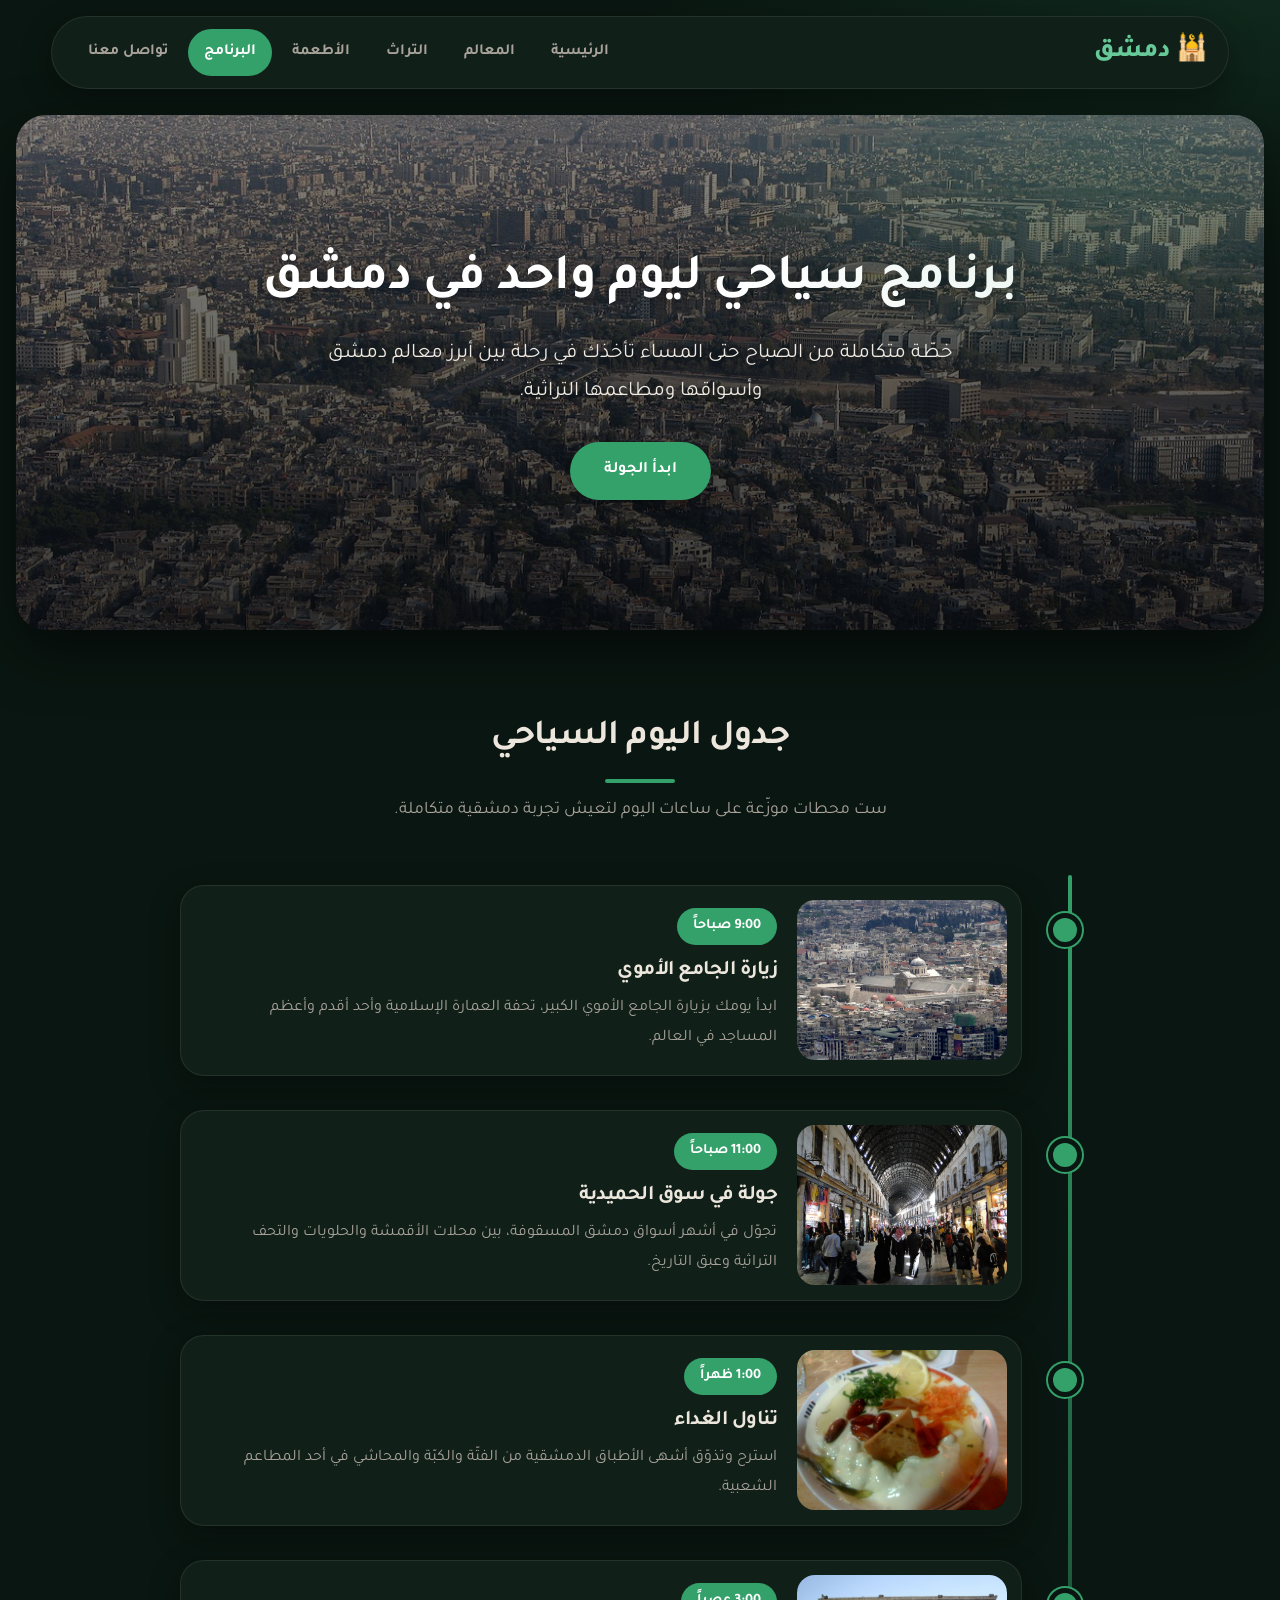
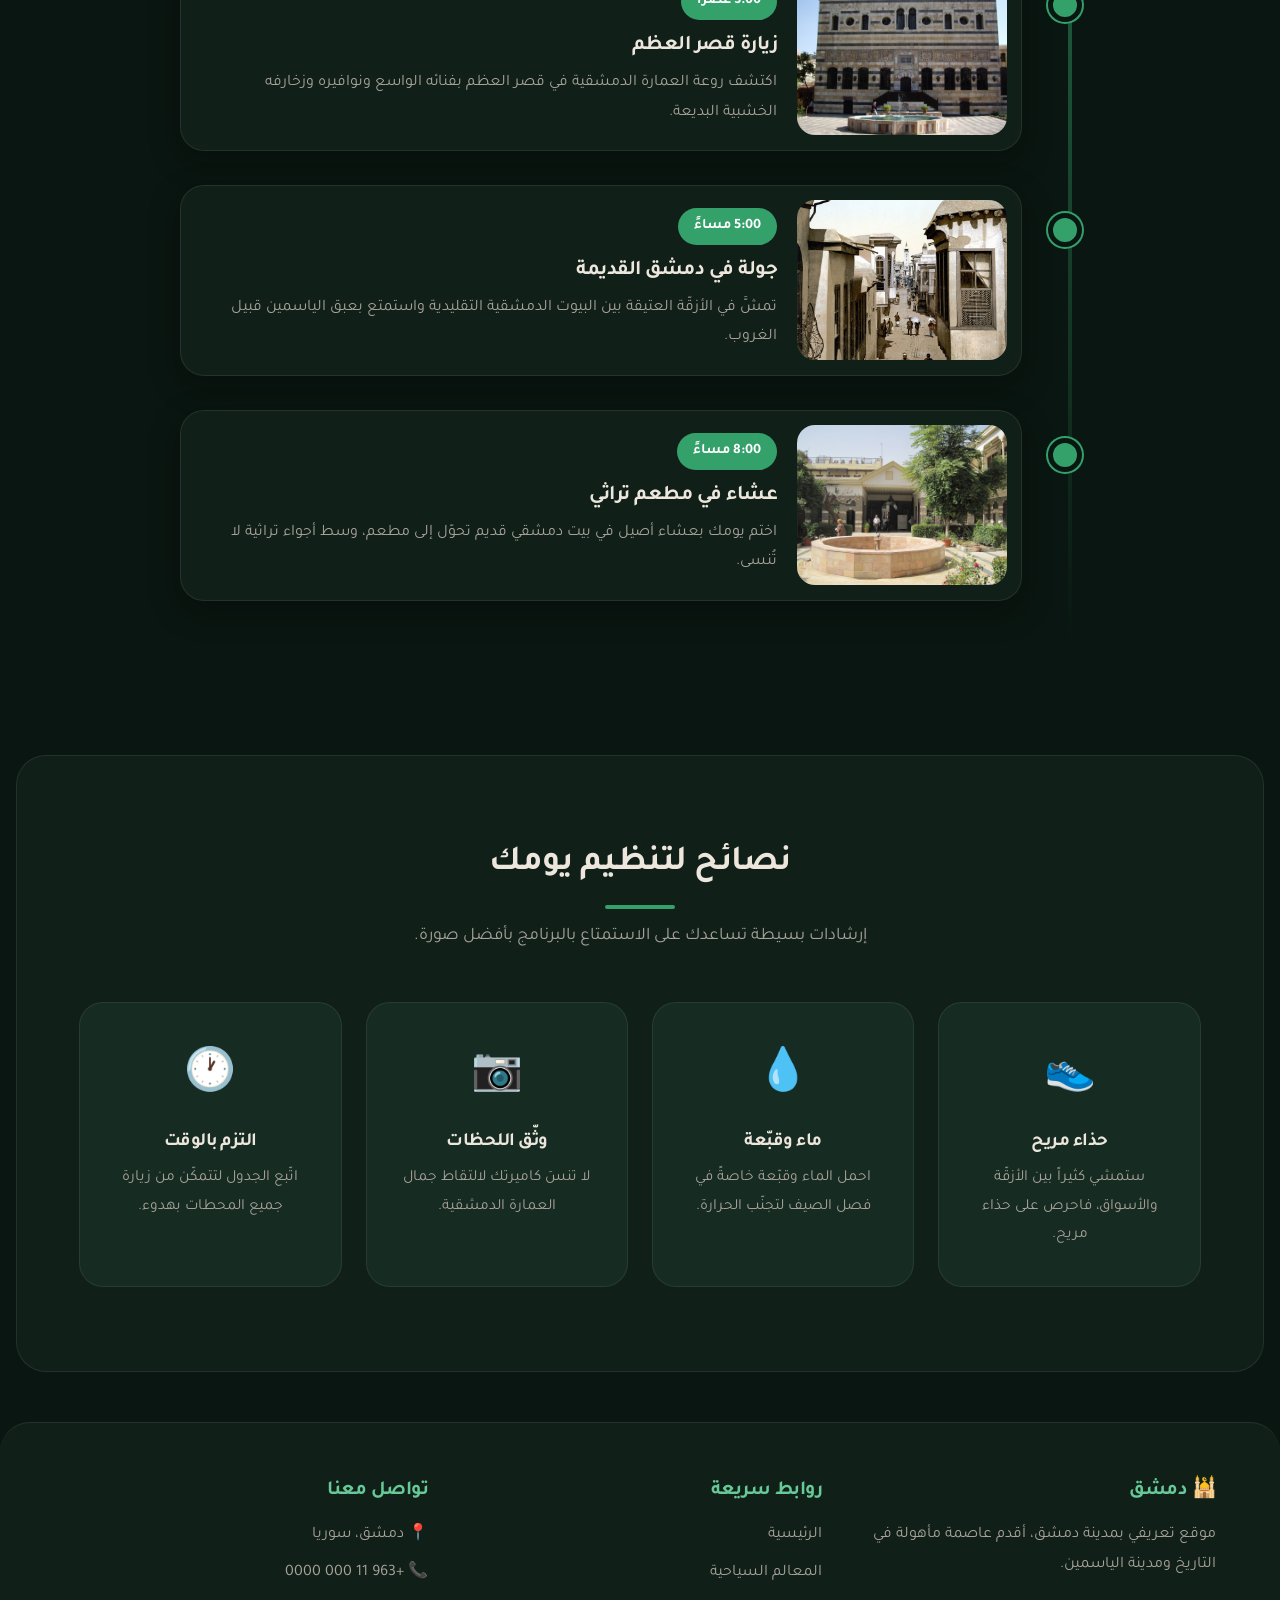
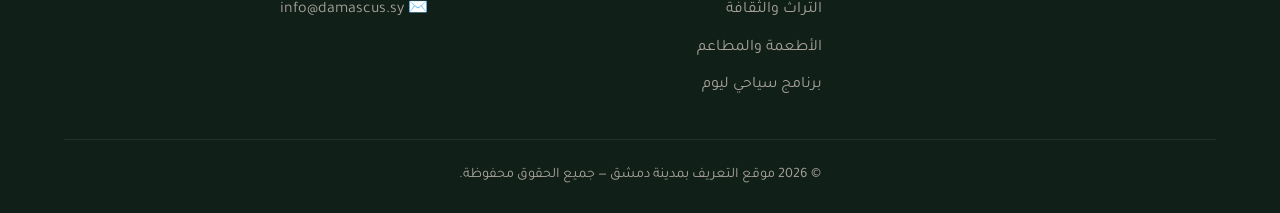
<file: tour-plan.html>
<!DOCTYPE html>
<!-- ============================================================
     صفحة البرنامج السياحي ليوم واحد في دمشق
     مبنية بعناصر HTML5 الدلالية (header, nav, main, section, article, footer)
     ============================================================ -->
<html lang="ar" dir="rtl">
<head>
    <meta charset="UTF-8">
    <meta name="viewport" content="width=device-width, initial-scale=1.0">
    <title>دمشق | برنامج سياحي ليوم واحد</title>

    <!-- استدعاء الخط العربي -->
    <link rel="preconnect" href="https://fonts.googleapis.com">
    <link href="https://fonts.googleapis.com/css2?family=Tajawal:wght@400;500;700;800&display=swap" rel="stylesheet">

    <!-- ربط ملف الأنماط المشترك نفسه (دون ملف CSS جديد) -->
    <link rel="stylesheet" href="style.css">
</head>
<body class="theme-emerald">

    <!-- ===== شريط التنقل المشترك (عنصر header دلالي) ===== -->
    <header class="navbar">
        <div class="navbar-container">
            <a href="index.html" class="logo">🕌 دمشق</a>
            <nav class="nav-links">
                <a href="index.html">الرئيسية</a>
                <a href="landmarks.html">المعالم</a>
                <a href="heritage.html">التراث</a>
                <a href="food.html">الأطعمة</a>
                <a href="tour-plan.html" class="active">البرنامج</a>
                <a href="contact.html">تواصل معنا</a>
            </nav>
        </div>
    </header>

    <!-- ===== المحتوى الرئيسي للصفحة (عنصر main دلالي) ===== -->
    <main>

        <!-- ===== القسم الرئيسي (Hero) بصورة وعنوان جذّاب ===== -->
        <section class="hero">
            <h1>برنامج سياحي ليوم واحد في دمشق</h1>
            <p>خطّة متكاملة من الصباح حتى المساء تأخذك في رحلة بين أبرز معالم دمشق وأسواقها ومطاعمها التراثية.</p>
            <a href="#timeline" class="btn">ابدأ الجولة</a>
        </section>

        <!-- ===== قسم المخطط الزمني للبرنامج (Timeline / Schedule) ===== -->
        <section class="section" id="timeline">
            <div class="container">
                <h2 class="section-title">جدول اليوم السياحي</h2>
                <p class="section-subtitle">ست محطات موزّعة على ساعات اليوم لتعيش تجربة دمشقية متكاملة.</p>

                <!-- الخط الزمني: كل محطة بطاقة تحتوي صورة ووقتاً واسماً ووصفاً -->
                <div class="timeline">

                    <!-- المحطة 1: الجامع الأموي -->
                    <article class="timeline-item">
                        <div class="timeline-card">
                            <img src="images/umayyad-mosque.jpg" alt="الجامع الأموي">
                            <div class="timeline-card-body">
                                <!-- عنصر time الدلالي لتمثيل الوقت -->
                                <time class="timeline-time" datetime="09:00">9:00 صباحاً</time>
                                <h3>زيارة الجامع الأموي</h3>
                                <p>ابدأ يومك بزيارة الجامع الأموي الكبير، تحفة العمارة الإسلامية وأحد أقدم وأعظم المساجد في العالم.</p>
                            </div>
                        </div>
                    </article>

                    <!-- المحطة 2: سوق الحميدية -->
                    <article class="timeline-item">
                        <div class="timeline-card">
                            <img src="images/hamidiyah-souq.jpg" alt="سوق الحميدية">
                            <div class="timeline-card-body">
                                <time class="timeline-time" datetime="11:00">11:00 صباحاً</time>
                                <h3>جولة في سوق الحميدية</h3>
                                <p>تجوّل في أشهر أسواق دمشق المسقوفة، بين محلات الأقمشة والحلويات والتحف التراثية وعبق التاريخ.</p>
                            </div>
                        </div>
                    </article>

                    <!-- المحطة 3: الغداء -->
                    <article class="timeline-item">
                        <div class="timeline-card">
                            <img src="images/fattah.jpg" alt="وجبة غداء دمشقية">
                            <div class="timeline-card-body">
                                <time class="timeline-time" datetime="13:00">1:00 ظهراً</time>
                                <h3>تناول الغداء</h3>
                                <p>استرح وتذوّق أشهى الأطباق الدمشقية من الفتّة والكبّة والمحاشي في أحد المطاعم الشعبية.</p>
                            </div>
                        </div>
                    </article>

                    <!-- المحطة 4: قصر العظم -->
                    <article class="timeline-item">
                        <div class="timeline-card">
                            <img src="images/azm-palace.jpg" alt="قصر العظم">
                            <div class="timeline-card-body">
                                <time class="timeline-time" datetime="15:00">3:00 عصراً</time>
                                <h3>زيارة قصر العظم</h3>
                                <p>اكتشف روعة العمارة الدمشقية في قصر العظم بفنائه الواسع ونوافيره وزخارفه الخشبية البديعة.</p>
                            </div>
                        </div>
                    </article>

                    <!-- المحطة 5: دمشق القديمة -->
                    <article class="timeline-item">
                        <div class="timeline-card">
                            <img src="images/straight-street.jpg" alt="أزقّة دمشق القديمة">
                            <div class="timeline-card-body">
                                <time class="timeline-time" datetime="17:00">5:00 مساءً</time>
                                <h3>جولة في دمشق القديمة</h3>
                                <p>تمشَّ في الأزقّة العتيقة بين البيوت الدمشقية التقليدية واستمتع بعبق الياسمين قبيل الغروب.</p>
                            </div>
                        </div>
                    </article>

                    <!-- المحطة 6: العشاء في مطعم تراثي -->
                    <article class="timeline-item">
                        <div class="timeline-card">
                            <img src="images/damascene-house.jpg" alt="عشاء في مطعم تراثي">
                            <div class="timeline-card-body">
                                <time class="timeline-time" datetime="20:00">8:00 مساءً</time>
                                <h3>عشاء في مطعم تراثي</h3>
                                <p>اختم يومك بعشاء أصيل في بيت دمشقي قديم تحوّل إلى مطعم، وسط أجواء تراثية لا تُنسى.</p>
                            </div>
                        </div>
                    </article>

                </div>
            </div>
        </section>

        <!-- ===== قسم نصائح سريعة لتنظيم اليوم (Grid) ===== -->
        <section class="section section-panel">
            <div class="container">
                <h2 class="section-title">نصائح لتنظيم يومك</h2>
                <p class="section-subtitle">إرشادات بسيطة تساعدك على الاستمتاع بالبرنامج بأفضل صورة.</p>

                <div class="features-grid">
                    <div class="feature">
                        <div class="icon">👟</div>
                        <h3>حذاء مريح</h3>
                        <p>ستمشي كثيراً بين الأزقّة والأسواق، فاحرص على حذاء مريح.</p>
                    </div>
                    <div class="feature">
                        <div class="icon">💧</div>
                        <h3>ماء وقبّعة</h3>
                        <p>احمل الماء وقبّعة خاصةً في فصل الصيف لتجنّب الحرارة.</p>
                    </div>
                    <div class="feature">
                        <div class="icon">📷</div>
                        <h3>وثّق اللحظات</h3>
                        <p>لا تنسَ كاميرتك لالتقاط جمال العمارة الدمشقية.</p>
                    </div>
                    <div class="feature">
                        <div class="icon">🕐</div>
                        <h3>التزم بالوقت</h3>
                        <p>اتّبع الجدول لتتمكّن من زيارة جميع المحطات بهدوء.</p>
                    </div>
                </div>
            </div>
        </section>

    </main>

    <!-- ===== التذييل المشترك (عنصر footer دلالي) ===== -->
    <footer class="footer">
        <div class="container">
            <div class="footer-grid">
                <div class="footer-col">
                    <h3>🕌 دمشق</h3>
                    <p>موقع تعريفي بمدينة دمشق، أقدم عاصمة مأهولة في التاريخ ومدينة الياسمين.</p>
                </div>
                <div class="footer-col">
                    <h3>روابط سريعة</h3>
                    <a href="index.html">الرئيسية</a>
                    <a href="landmarks.html">المعالم السياحية</a>
                    <a href="heritage.html">التراث والثقافة</a>
                    <a href="food.html">الأطعمة والمطاعم</a>
                    <a href="tour-plan.html">برنامج سياحي ليوم</a>
                </div>
                <div class="footer-col">
                    <h3>تواصل معنا</h3>
                    <p>📍 دمشق، سوريا</p>
                    <p>📞 +963 11 000 0000</p>
                    <p>✉️ info@damascus.sy</p>
                </div>
            </div>
            <div class="footer-bottom">
                <p>© 2026 موقع التعريف بمدينة دمشق — جميع الحقوق محفوظة.</p>
            </div>
        </div>
    </footer>

</body>
</html>
</file>
<file: style.css>
/* ============================================================
   ملف الأنماط المشترك لموقع "دليل دمشق السياحي"
   تصميم حديث 2026: واجهة داكنة أنيقة + حواف منحنية كبيرة (Modern Curved UI)
   لكل صفحة لون مميّز (Theme) ضمن هوية بصرية موحّدة
   مكتوب بلغة CSS فقط (بدون JavaScript)
   ============================================================ */


/* ============================================================
   1) متغيّرات التصميم (Design Tokens)
   القيم العامة الموحّدة + القيم الافتراضية للسمة اللونية
   ============================================================ */
:root {
    /* ألوان النصوص (موحّدة لكل الصفحات) */
    --نص: #ECE6DC;            /* نص فاتح دافئ */
    --نص-خافت: #A8A29A;       /* نص ثانوي هادئ */
    --على-اللون: #FFFFFF;     /* نص فوق اللون المميّز */

    /* حدود خفيفة شفّافة */
    --حد: rgba(255, 255, 255, 0.08);
    --حد-أوضح: rgba(255, 255, 255, 0.16);

    /* الحواف المنحنية الكبيرة (Curved UI) */
    --حواف-صغيرة: 18px;
    --حواف: 24px;
    --حواف-كبيرة: 30px;
    --حبّة: 999px;           /* شكل الحبّة الكامل للأزرار والشارات */

    /* الظلال الناعمة الداكنة */
    --ظل: 0 10px 30px rgba(0, 0, 0, 0.35);
    --ظل-قوي: 0 22px 55px rgba(0, 0, 0, 0.55);

    /* مدة الحركات الانتقالية */
    --انتقال: 0.35s cubic-bezier(0.2, 0.7, 0.3, 1);

    /* ===== القيم الافتراضية للسمة (تُستبدل عبر أصناف theme-* على body) ===== */
    --خلفية: #0F1620;         /* خلفية الصفحة الداكنة */
    --سطح: #18212E;           /* خلفية البطاقات */
    --سطح-2: #202C3D;         /* خلفية ثانوية */
    --مميّز: #5B82BE;         /* اللون المميّز للصفحة */
    --مميّز-فاتح: #86A6D8;    /* لون مميّز أفتح للمرور */
    --مميّز-شفّاف: rgba(91, 130, 190, 0.16);
}


/* ============================================================
   2) السمات اللونية لكل صفحة (Per-page Themes)
   كل صنف يُضاف على وسم <body> ويغيّر اللون المميّز وتدرّج الخلفية
   مع بقاء البنية (الداكن + الحواف المنحنية) موحّدة للموقع كله
   ============================================================ */

/* كحلي داكن — الصفحة الرئيسية */
.theme-navy {
    --خلفية: #0F1620; --سطح: #18212E; --سطح-2: #202C3D;
    --مميّز: #5B82BE; --مميّز-فاتح: #92AFDC; --مميّز-شفّاف: rgba(91, 130, 190, 0.16);
}
/* أزرق مخضرّ داكن — المعالم */
.theme-teal {
    --خلفية: #0B1716; --سطح: #112321; --سطح-2: #16302D;
    --مميّز: #33A093; --مميّز-فاتح: #66CABE; --مميّز-شفّاف: rgba(51, 160, 147, 0.16);
}
/* بنّي داكن — التراث */
.theme-brown {
    --خلفية: #15100A; --سطح: #221A11; --سطح-2: #2E2316;
    --مميّز: #B47C46; --مميّز-فاتح: #DBA86F; --مميّز-شفّاف: rgba(180, 124, 70, 0.16);
}
/* عنّابي داكن — الأطعمة */
.theme-burgundy {
    --خلفية: #160B0E; --سطح: #231116; --سطح-2: #30171F;
    --مميّز: #B14B5E; --مميّز-فاتح: #DA8294; --مميّز-شفّاف: rgba(177, 75, 94, 0.16);
}
/* زمرّدي داكن — البرنامج السياحي */
.theme-emerald {
    --خلفية: #0A1611; --سطح: #102019; --سطح-2: #162B21;
    --مميّز: #34A06A; --مميّز-فاتح: #67C998; --مميّز-شفّاف: rgba(52, 160, 106, 0.16);
}
/* بنفسجي داكن — التواصل */
.theme-purple {
    --خلفية: #110E1A; --سطح: #1B1626; --سطح-2: #251E33;
    --مميّز: #7E5CB0; --مميّز-فاتح: #AB8FD8; --مميّز-شفّاف: rgba(126, 92, 176, 0.16);
}


/* ============================================================
   3) إعادة الضبط العام (Reset)
   ============================================================ */
* {
    margin: 0;
    padding: 0;
    box-sizing: border-box;
}

html {
    scroll-behavior: smooth;   /* تمرير ناعم لروابط الإرساء (#) */
}


/* ============================================================
   4) التنسيق العام للصفحة (Body & Typography)
   اتجاه RTL + خلفية داكنة بلمسة لونية خفيفة حسب سمة الصفحة
   ============================================================ */
body {
    font-family: 'Tajawal', 'Cairo', 'Segoe UI', Tahoma, sans-serif;
    direction: rtl;
    text-align: right;
    color: var(--نص);
    line-height: 1.85;
    /* توهّج لوني خفيف أعلى الصفحة يعكس لون السمة + الخلفية الداكنة */
    background:
        radial-gradient(1100px 560px at 100% -8%, var(--مميّز-شفّاف), transparent 60%),
        var(--خلفية);
    background-attachment: fixed;
    min-height: 100vh;
}

/* حاوية مركزية لضبط العرض الأقصى */
.container {
    width: 90%;
    max-width: 1180px;
    margin: 0 auto;
}

h1, h2, h3 {
    color: var(--نص);
    line-height: 1.4;
    letter-spacing: -0.5px;
}

a {
    text-decoration: none;
    color: var(--مميّز-فاتح);
    transition: color var(--انتقال);
}


/* ============================================================
   5) شريط التنقل (Navbar)
   شريط عائم بحواف كاملة (حبّة) وخلفية زجاجية ضبابية
   ============================================================ */
.navbar {
    position: sticky;
    top: 0;
    z-index: 100;
    padding: 16px 0;
    background: transparent;
}

/* الحاوية الداخلية هي "الحبّة" العائمة */
.navbar-container {
    width: 92%;
    max-width: 1220px;
    margin: 0 auto;
    display: flex;
    justify-content: space-between;
    align-items: center;
    flex-wrap: wrap;
    gap: 10px;
    padding: 12px 20px;
    background: var(--سطح);
    border: 1px solid var(--حد);
    border-radius: var(--حبّة);
    box-shadow: var(--ظل);
    -webkit-backdrop-filter: blur(14px);
    backdrop-filter: blur(14px);
}

.logo {
    font-size: 1.6rem;
    font-weight: 800;
    color: var(--مميّز-فاتح);
    display: flex;
    align-items: center;
    gap: 8px;
}

.logo:hover { color: var(--نص); }

/* روابط التنقل */
.nav-links {
    display: flex;
    gap: 4px;
    flex-wrap: wrap;
}

.nav-links a {
    color: var(--نص-خافت);
    padding: 9px 16px;
    border-radius: var(--حبّة);
    font-weight: 600;
    font-size: 0.97rem;
    transition: all var(--انتقال);
}

.nav-links a:hover {
    background: var(--مميّز-شفّاف);
    color: var(--مميّز-فاتح);
}

/* الصفحة الحالية: تعبئة باللون المميّز */
.nav-links a.active {
    background: var(--مميّز);
    color: var(--على-اللون);
}


/* ============================================================
   6) القسم الرئيسي والترويسات (Hero & Page Header)
   لوحة كبيرة بحواف منحنية فوق صورة مع تعتيم لإبراز النص
   ============================================================ */
.hero,
.page-header {
    position: relative;
    overflow: hidden;
    width: calc(100% - 32px);
    max-width: 1320px;
    margin: 10px auto 0;
    border-radius: var(--حواف-كبيرة);
    box-shadow: var(--ظل-قوي);
    color: #FFFFFF;
    text-align: center;
}

.hero {
    padding: 130px 28px;
    background:
        linear-gradient(180deg, rgba(8, 10, 14, 0.45), rgba(8, 10, 14, 0.80)),
        url('images/damascus-old.jpg') center/cover no-repeat;
}

.page-header {
    padding: 86px 28px;
    background:
        linear-gradient(180deg, rgba(8, 10, 14, 0.50), rgba(8, 10, 14, 0.82)),
        url('images/damascus-old.jpg') center/cover no-repeat;
}

/* توهّج لوني خفيف بلون السمة في زاوية اللوحة */
.hero::after,
.page-header::after {
    content: "";
    position: absolute;
    inset: 0;
    background: radial-gradient(620px 320px at 88% 12%, var(--مميّز-شفّاف), transparent 70%);
    pointer-events: none;
}

.hero h1 {
    color: #FFFFFF;
    font-size: 3.2rem;
    margin-bottom: 18px;
    text-shadow: 0 2px 18px rgba(0, 0, 0, 0.5);
}

.hero p {
    font-size: 1.3rem;
    max-width: 680px;
    margin: 0 auto 30px;
    color: #EFEAE2;
    text-shadow: 0 1px 10px rgba(0, 0, 0, 0.5);
}

.page-header h1 {
    color: #FFFFFF;
    font-size: 2.6rem;
    text-shadow: 0 2px 14px rgba(0, 0, 0, 0.5);
}

.page-header p {
    font-size: 1.15rem;
    margin-top: 12px;
    color: #EFEAE2;
}


/* ============================================================
   7) الأزرار (Buttons)
   شكل حبّة كامل + تعبئة باللون المميّز + رفع عند المرور
   ============================================================ */
.btn {
    display: inline-block;
    background: var(--مميّز);
    color: var(--على-اللون);
    padding: 14px 34px;
    border-radius: var(--حبّة);
    font-weight: 700;
    font-size: 1rem;
    border: none;
    cursor: pointer;
    transition: all var(--انتقال);
    box-shadow: 0 10px 26px rgba(0, 0, 0, 0.35);
}

.btn:hover {
    background: var(--مميّز-فاتح);
    color: #10130F;
    transform: translateY(-3px);
    box-shadow: var(--ظل-قوي);
}


/* ============================================================
   8) الأقسام والعناوين (Sections)
   ============================================================ */
.section {
    padding: 84px 0;
}

/* لوحة قسم بحواف منحنية كبيرة (بديلة عن الخلفية المسطّحة) */
.section-panel {
    background: var(--سطح);
    border: 1px solid var(--حد);
    border-radius: var(--حواف-كبيرة);
    width: calc(100% - 32px);
    max-width: 1320px;
    margin: 26px auto;
}

/* عنوان القسم مع خط مميّز زخرفي تحته */
.section-title {
    text-align: center;
    font-size: 2.2rem;
    margin-bottom: 12px;
    color: var(--نص);
}

.section-title::after {
    content: "";
    display: block;
    width: 70px;
    height: 4px;
    background: var(--مميّز);
    margin: 16px auto 0;
    border-radius: var(--حبّة);
}

.section-subtitle {
    text-align: center;
    color: var(--نص-خافت);
    max-width: 700px;
    margin: 0 auto 48px;
    font-size: 1.1rem;
}


/* ============================================================
   9) شبكة البطاقات (Cards Grid)
   صور داخلية بحواف منحنية (مظهر "عائم" حديث)
   ============================================================ */
.cards-grid {
    display: grid;
    grid-template-columns: repeat(auto-fit, minmax(300px, 1fr));
    gap: 28px;
}

.card {
    background: var(--سطح);
    border: 1px solid var(--حد);
    border-radius: var(--حواف);
    padding: 14px;
    box-shadow: var(--ظل);
    transition: transform var(--انتقال), box-shadow var(--انتقال), border-color var(--انتقال);
}

/* رفع البطاقة وإبراز حدّها باللون المميّز عند المرور */
.card:hover {
    transform: translateY(-10px);
    border-color: var(--مميّز);
    box-shadow: var(--ظل-قوي);
}

/* الصورة الداخلية بحواف منحنية مستقلّة */
.card img {
    width: 100%;
    height: 200px;
    object-fit: cover;
    display: block;
    border-radius: var(--حواف-صغيرة);
}

.card-body {
    padding: 18px 12px 8px;
}

.card-body h3 {
    color: var(--نص);
    font-size: 1.3rem;
    margin-bottom: 10px;
}

.card-body p {
    color: var(--نص-خافت);
    font-size: 1rem;
}

/* رابط داخل البطاقة */
.card-body a {
    display: inline-block;
    margin-top: 10px;
    font-weight: 700;
    color: var(--مميّز-فاتح);
}

/* شارة صغيرة (badge) */
.badge {
    display: inline-block;
    background: var(--مميّز-شفّاف);
    color: var(--مميّز-فاتح);
    font-size: 0.8rem;
    font-weight: 700;
    padding: 5px 14px;
    border-radius: var(--حبّة);
    margin-bottom: 12px;
}


/* ============================================================
   10) قسم النبذة (About / Intro)
   نص وصورة جنباً إلى جنب باستخدام Flexbox
   ============================================================ */
.about {
    display: flex;
    align-items: center;
    gap: 48px;
    flex-wrap: wrap;
}

.about-text,
.about-image {
    flex: 1 1 320px;
}

.about-text h2 {
    font-size: 2.1rem;
    margin-bottom: 18px;
}

.about-text p {
    color: var(--نص-خافت);
    margin-bottom: 16px;
}

.about-image img {
    width: 100%;
    border-radius: var(--حواف-كبيرة);
    box-shadow: var(--ظل-قوي);
    border: 1px solid var(--حد);
}


/* ============================================================
   11) قسم المميّزات (Features)
   بطاقات صغيرة برموز تعبيرية باستخدام Grid
   ============================================================ */
.features-grid {
    display: grid;
    grid-template-columns: repeat(auto-fit, minmax(220px, 1fr));
    gap: 24px;
}

.feature {
    background: var(--سطح-2);
    border: 1px solid var(--حد);
    text-align: center;
    padding: 36px 24px;
    border-radius: var(--حواف);
    transition: transform var(--انتقال), border-color var(--انتقال);
}

.feature:hover {
    transform: translateY(-7px);
    border-color: var(--مميّز);
}

.feature .icon {
    font-size: 2.6rem;
    margin-bottom: 14px;
}

.feature h3 {
    margin-bottom: 8px;
    color: var(--نص);
}

.feature p {
    color: var(--نص-خافت);
    font-size: 0.97rem;
}


/* ============================================================
   12) نموذج التواصل (Contact Form)
   ============================================================ */
.form-wrapper {
    display: flex;
    gap: 36px;
    flex-wrap: wrap;
}

.contact-form,
.contact-info {
    flex: 1 1 320px;
}

.contact-form {
    background: var(--سطح);
    border: 1px solid var(--حد);
    padding: 36px;
    border-radius: var(--حواف-كبيرة);
    box-shadow: var(--ظل);
}

.contact-form h2 {
    margin-bottom: 24px;
    color: var(--نص);
}

.form-group {
    margin-bottom: 20px;
}

.form-group label {
    display: block;
    margin-bottom: 8px;
    font-weight: 700;
    color: var(--نص);
}

/* الحقول: خلفية داكنة + حواف منحنية + تركيز ملوّن */
.form-group input,
.form-group select,
.form-group textarea {
    width: 100%;
    padding: 13px 16px;
    border: 1px solid var(--حد-أوضح);
    border-radius: var(--حواف-صغيرة);
    font-family: inherit;
    font-size: 1rem;
    background: var(--سطح-2);
    color: var(--نص);
    transition: border-color var(--انتقال), box-shadow var(--انتقال);
}

.form-group input::placeholder,
.form-group textarea::placeholder {
    color: var(--نص-خافت);
}

/* تأثير التركيز: إطار وتوهّج باللون المميّز */
.form-group input:focus,
.form-group select:focus,
.form-group textarea:focus {
    outline: none;
    border-color: var(--مميّز);
    box-shadow: 0 0 0 4px var(--مميّز-شفّاف);
}

.form-group textarea {
    resize: vertical;
    min-height: 120px;
}

/* بطاقة معلومات التواصل */
.contact-info {
    background: var(--سطح-2);
    border: 1px solid var(--حد);
    color: var(--نص);
    padding: 36px;
    border-radius: var(--حواف-كبيرة);
}

.contact-info h3 {
    color: var(--مميّز-فاتح);
    margin-bottom: 18px;
    font-size: 1.5rem;
}

.info-intro {
    color: var(--نص-خافت);
    margin-bottom: 26px;
}

.info-item {
    display: flex;
    align-items: center;
    gap: 14px;
    margin-bottom: 18px;
    color: var(--نص);
}

.info-item .icon {
    font-size: 1.4rem;
    width: 46px;
    height: 46px;
    flex-shrink: 0;
    display: flex;
    align-items: center;
    justify-content: center;
    background: var(--مميّز-شفّاف);
    border-radius: var(--حبّة);
}


/* ============================================================
   13) التذييل (Footer)
   حواف منحنية علوية + خلفية سطح + أعمدة Grid
   ============================================================ */
.footer {
    background: var(--سطح);
    border-top: 1px solid var(--حد);
    border-radius: var(--حواف-كبيرة) var(--حواف-كبيرة) 0 0;
    color: var(--نص);
    padding: 54px 0 24px;
    margin-top: 50px;
}

.footer-grid {
    display: grid;
    grid-template-columns: repeat(auto-fit, minmax(220px, 1fr));
    gap: 30px;
    margin-bottom: 30px;
}

.footer-col h3 {
    color: var(--مميّز-فاتح);
    margin-bottom: 16px;
    font-size: 1.25rem;
}

.footer-col p {
    color: var(--نص-خافت);
    margin-bottom: 8px;
}

.footer-col a {
    color: var(--نص-خافت);
    display: block;
    margin-bottom: 8px;
    transition: color var(--انتقال), padding var(--انتقال);
}

.footer-col a:hover {
    color: var(--مميّز-فاتح);
    padding-right: 6px;
}

.footer-bottom {
    text-align: center;
    padding-top: 22px;
    border-top: 1px solid var(--حد);
    color: var(--نص-خافت);
    font-size: 0.9rem;
}


/* ============================================================
   14) المخطّط الزمني للبرنامج السياحي (Timeline)
   خط زمني عمودي بنقاط ملوّنة وبطاقات منحنية
   ============================================================ */
.timeline {
    position: relative;
    max-width: 920px;
    margin: 0 auto;
    padding: 10px 0;
}

/* الخط العمودي على جهة اليمين (RTL) */
.timeline::before {
    content: "";
    position: absolute;
    right: 28px;
    top: 0;
    bottom: 0;
    width: 4px;
    background: linear-gradient(var(--مميّز), transparent);
    border-radius: var(--حبّة);
}

.timeline-item {
    position: relative;
    padding-right: 78px;
    margin-bottom: 34px;
}

/* النقطة الدائرية على الخط */
.timeline-item::before {
    content: "";
    position: absolute;
    right: 18px;
    top: 28px;
    width: 24px;
    height: 24px;
    background: var(--مميّز);
    border: 5px solid var(--خلفية);
    border-radius: 50%;
    box-shadow: 0 0 0 2px var(--مميّز);
    z-index: 2;
}

/* بطاقة المحطّة: صورة + محتوى عبر Flexbox */
.timeline-card {
    display: flex;
    gap: 6px;
    background: var(--سطح);
    border: 1px solid var(--حد);
    border-radius: var(--حواف);
    padding: 14px;
    box-shadow: var(--ظل);
    transition: transform var(--انتقال), box-shadow var(--انتقال), border-color var(--انتقال);
}

.timeline-card:hover {
    transform: translateX(-8px);
    border-color: var(--مميّز);
    box-shadow: var(--ظل-قوي);
}

.timeline-card img {
    width: 210px;
    height: 160px;
    flex-shrink: 0;
    object-fit: cover;
    border-radius: var(--حواف-صغيرة);
}

.timeline-card-body {
    padding: 8px 14px;
    flex: 1;
}

/* شارة الوقت */
.timeline-time {
    display: inline-block;
    background: var(--مميّز);
    color: var(--على-اللون);
    padding: 5px 16px;
    border-radius: var(--حبّة);
    font-weight: 700;
    font-size: 0.9rem;
    margin-bottom: 12px;
}

.timeline-card-body h3 {
    color: var(--نص);
    font-size: 1.3rem;
    margin-bottom: 8px;
}

.timeline-card-body p {
    color: var(--نص-خافت);
}


/* ============================================================
   15) التصميم المتجاوب (Responsive — Media Queries)
   ============================================================ */

/* الأجهزة اللوحية والشاشات المتوسطة */
@media (max-width: 768px) {
    /* شريط تنقل عمودي متمركز */
    .navbar-container {
        flex-direction: column;
        gap: 12px;
        border-radius: var(--حواف-كبيرة);
    }

    .nav-links { justify-content: center; }

    .hero { padding: 96px 18px; }
    .hero h1 { font-size: 2.2rem; }
    .hero p { font-size: 1.1rem; }

    .page-header { padding: 64px 18px; }
    .page-header h1 { font-size: 2rem; }

    .about { flex-direction: column; }
    .section-title { font-size: 1.8rem; }

    /* الخط الزمني: تقريب الخط وتحويل البطاقة لعمود */
    .timeline-item { padding-right: 54px; }
    .timeline::before { right: 18px; }
    .timeline-item::before { right: 8px; }

    .timeline-card { flex-direction: column; }
    .timeline-card img { width: 100%; height: 190px; }
}

/* الهواتف الصغيرة */
@media (max-width: 480px) {
    .cards-grid { grid-template-columns: 1fr; }
    .hero h1 { font-size: 1.9rem; }
    .section { padding: 54px 0; }
    .nav-links a { padding: 7px 13px; font-size: 0.92rem; }
}
</file>
